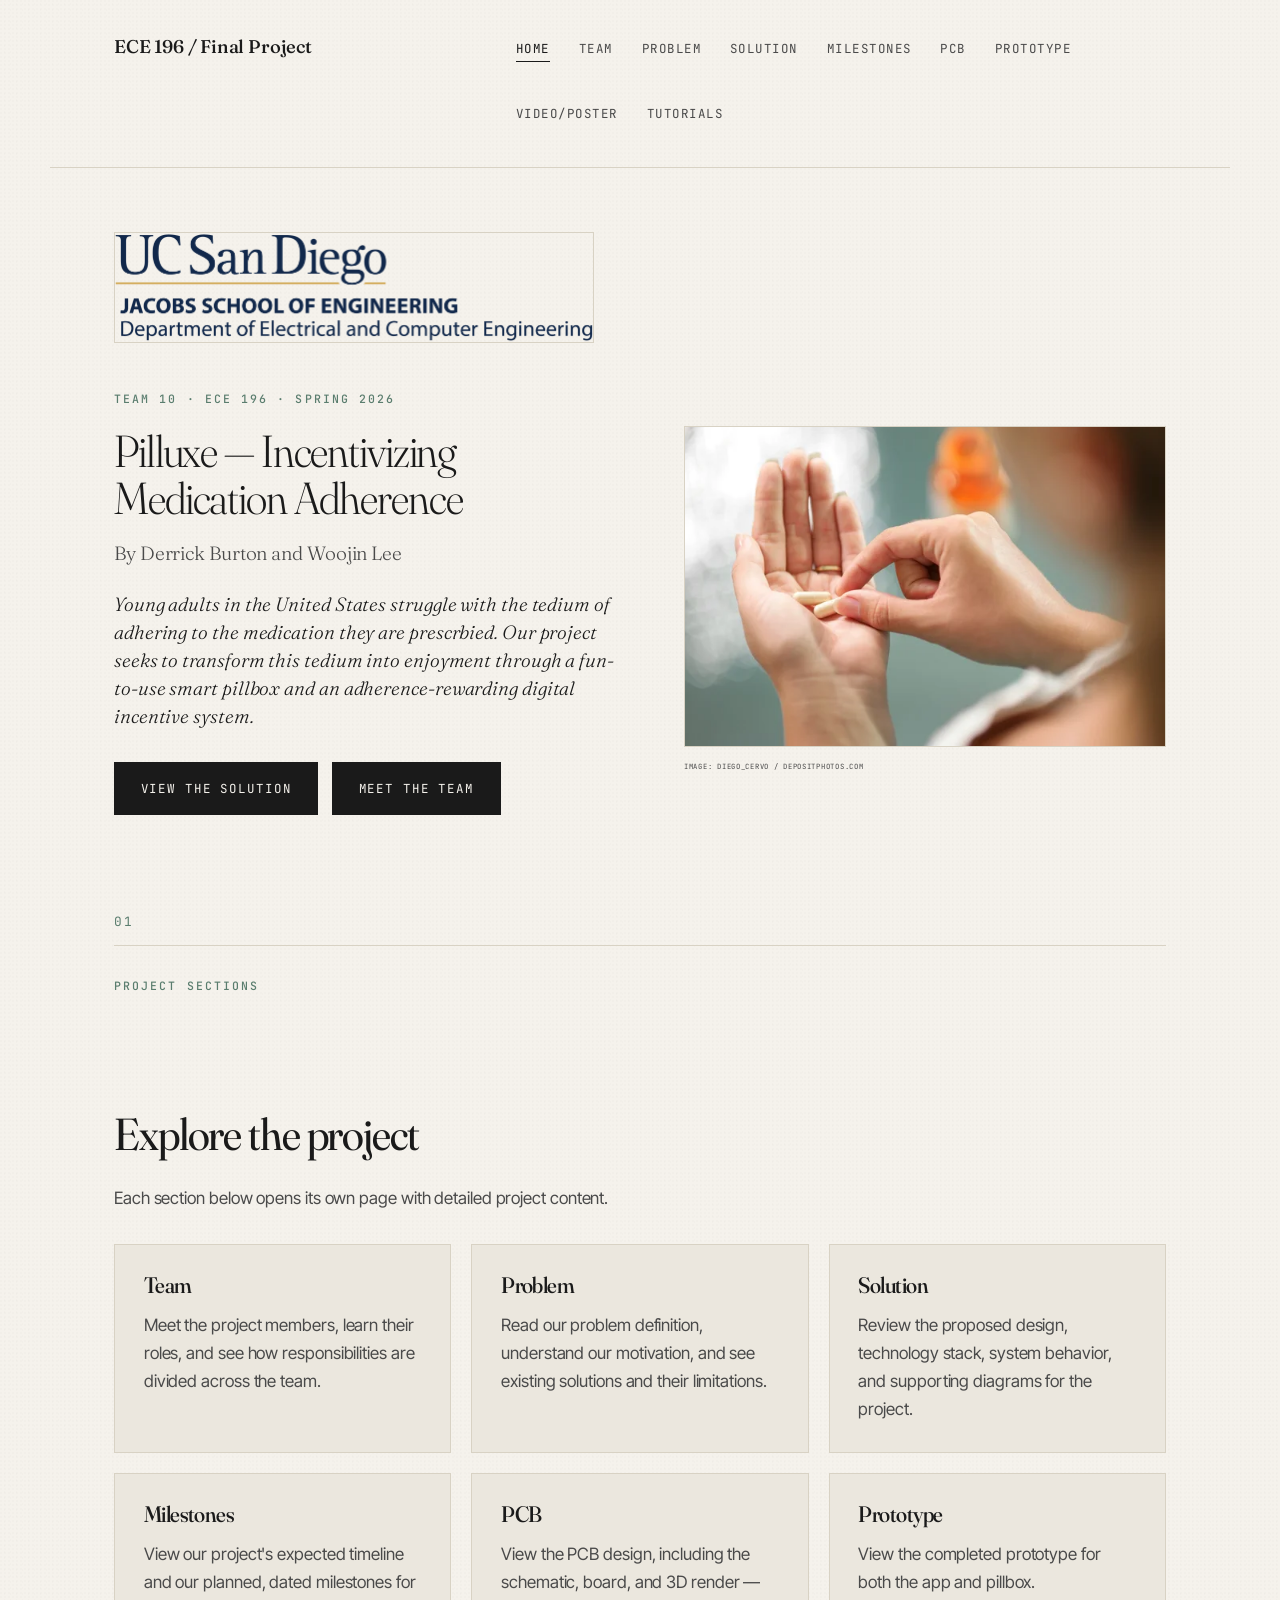
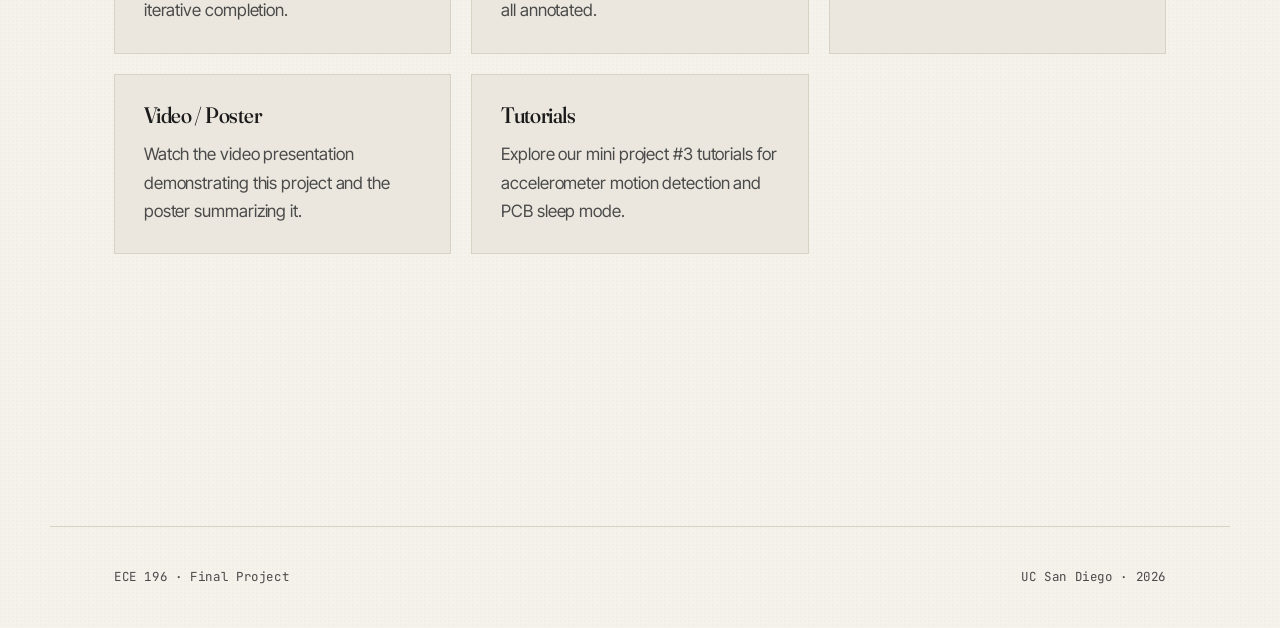
<file: index.html>
<!DOCTYPE html>
<html lang="en">
<head>
  <meta charset="UTF-8" />
  <meta name="viewport" content="width=device-width, initial-scale=1.0" />
  <title>ECE 196 — Final Project </title>

  <link rel="icon" type="image/jpg" href="favicon.jpg" />
  <link rel="stylesheet" href="styles.css" />
</head>
<body>

  <header>
    <a href="index.html">ECE 196 / Final Project</a>
    <nav>
      <ul>
        <li><a href="index.html" class="current">Home</a></li>
        <li><a href="team.html">Team</a></li>
        <li><a href="problem.html">Problem</a></li>
        <li><a href="solution.html">Solution</a></li>
        <li><a href="milestones.html">Milestones</a></li>
        <li><a href="pcb.html">PCB</a></li> 
        <li><a href="prototype.html" >Prototype</a></li>
        <li><a href="video_poster.html">Video/Poster</a></li>
        <li><a href="tutorials.html">Tutorials</a></li>
      </ul>
    </nav>
  </header>

  <main>

    <!-- ============ HERO ============ -->

    <div class="brand-mark">
  <img src="images/UCSD_Logo.png" alt="Pilluxe logo" onerror="this.style.display='none'" />
</div>

    <section class="hero">
      <div class="hero-text">
        <span class="eyebrow">Team 10 · ECE 196 · Spring 2026</span>
        <h1>Pilluxe &mdash; Incentivizing Medication Adherence</h1>
<p class="byline">By Derrick Burton and Woojin Lee</p>
        <p class="lede">
          Young adults in the United States struggle with the tedium of adhering to the medication they are prescrbied.
          Our project seeks to transform this tedium into enjoyment through a fun-to-use smart pillbox
           and an adherence-rewarding digital incentive system.

        </p>
        <div class="cta-row">
          <a href="solution.html" class="btn">View the Solution</a>
          <a href="team.html" class="btn btn--ghost">Meet the team</a>
        </div>
      </div>

      <!--
        HERO IMAGE: drop a file named hero-pillbox.jpg next to this HTML
        (or change the src). Aspect ratio 4:5 looks best; portrait crop.
        If no image exists yet, the styled placeholder shows automatically.
      -->
      <figure class="hero-image">
        <div class="frame">
          <img src="images/young_adult.jpg" alt="Smart pillbox prototype" onerror="this.style.display='none'" />
        </div>
        <figcaption>Image: diego_cervo / Depositphotos.com </figcaption>
      </figure>
    </section>

    <!-- ============ PROJECT SECTIONS ============ -->
    <section data-num="01">
      <span class="label">Project sections</span>
      <h2>Explore the project</h2>
      <p>Each section below opens its own page with detailed project content.</p>

      <ul class="cards">
        <li>
          <a href="team.html">
            <h3>Team</h3>
            <p>Meet the project members, learn their roles, and see how responsibilities are divided across the team.</p>
          </a>
        </li>
        <li>
          <a href="problem.html">
            <h3>Problem</h3>
            <p>Read our problem definition, understand our motivation, and see existing solutions and their limitations.</p>
          </a>
        </li>
        <li>
          <a href="solution.html">
            <h3>Solution</h3>
            <p>Review the proposed design, technology stack, system behavior, and supporting diagrams for the project.</p>
          </a>
        </li>
        <li>
          <a href="milestones.html">
            <h3>Milestones</h3>
            <p>View our project's expected timeline and our planned, dated milestones for iterative completion.</p>
          </a>
        </li>
        <li>
          <a href="pcb.html">
            <h3>PCB</h3>
            <p>View the PCB design, including the schematic, board, and 3D render &mdash; all annotated.</p>
          </a>
        </li>
        <li>
        
           <a href="prototype.html">
            <h3>Prototype</h3>
            <p>View the completed prototype for both the app and pillbox.</p>
          </a>
        </li>
        <li>

          <a href="video_poster.html">
            <h3>Video / Poster</h3>
            <p>Watch the video presentation demonstrating this project and the poster summarizing it.</p>
          </a>
        </li>
        <li>
         <a href="tutorials.html">
            <h3>Tutorials</h3>
            <p>Explore our mini project #3 tutorials for accelerometer motion detection and 
              PCB sleep mode.</p>
          </a>
        </li>
        <li>
      </ul>
    </section>

  </main>

  <footer>
    <span>ECE 196 · Final Project</span>
    <span>UC San Diego · 2026</span>
  </footer>

</body>
</html>
</file>
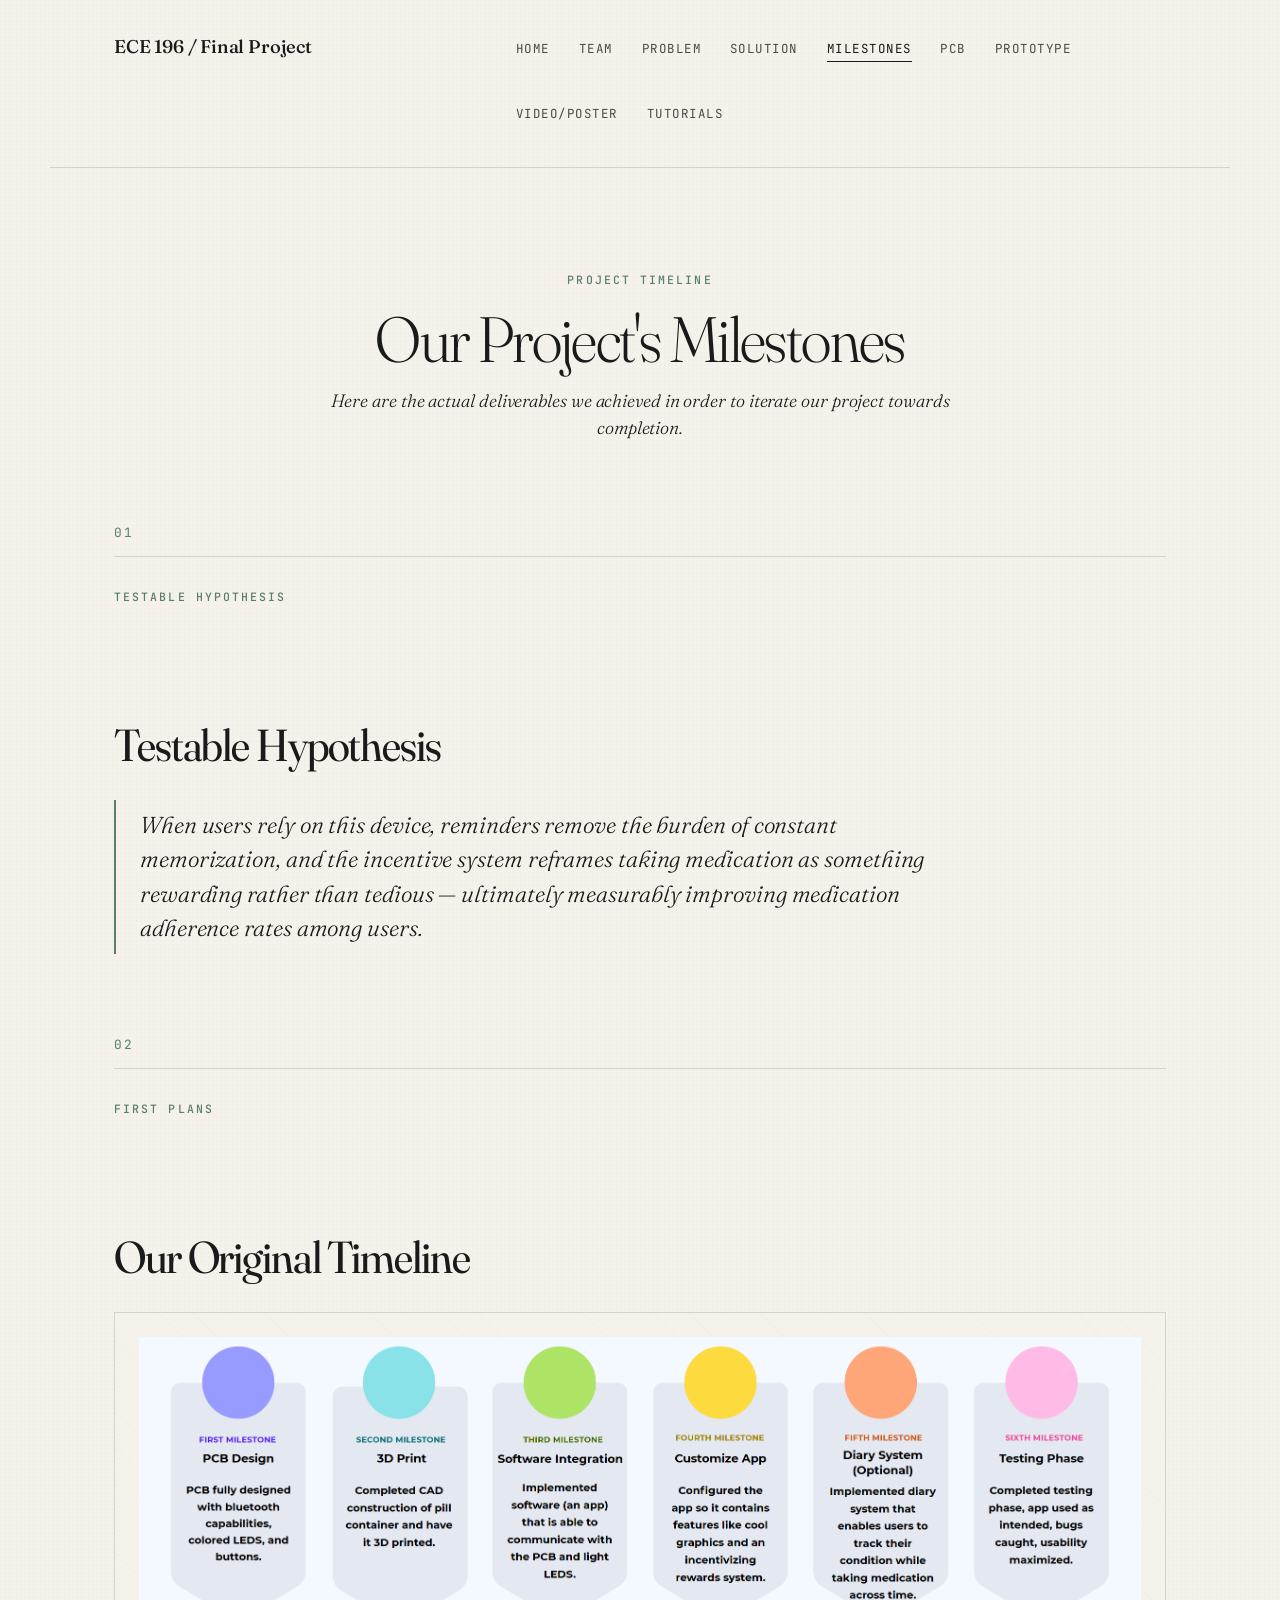
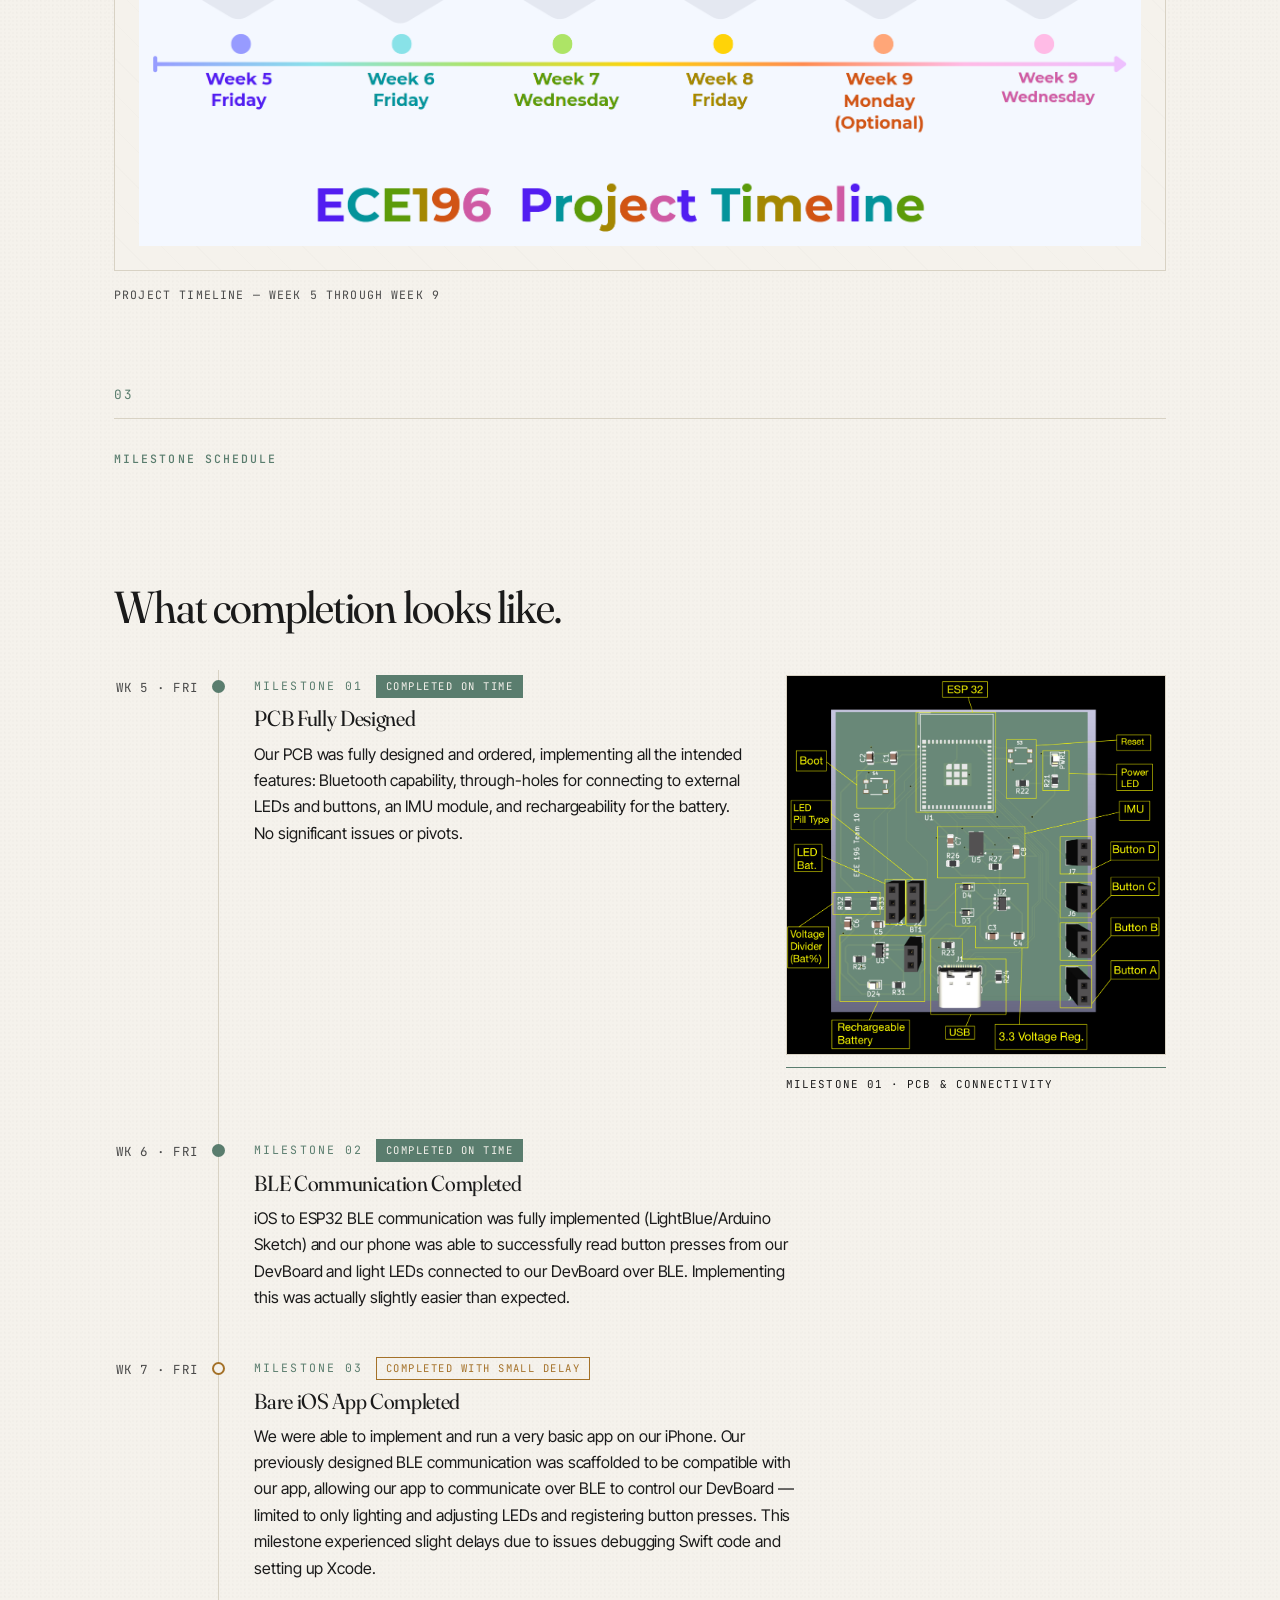
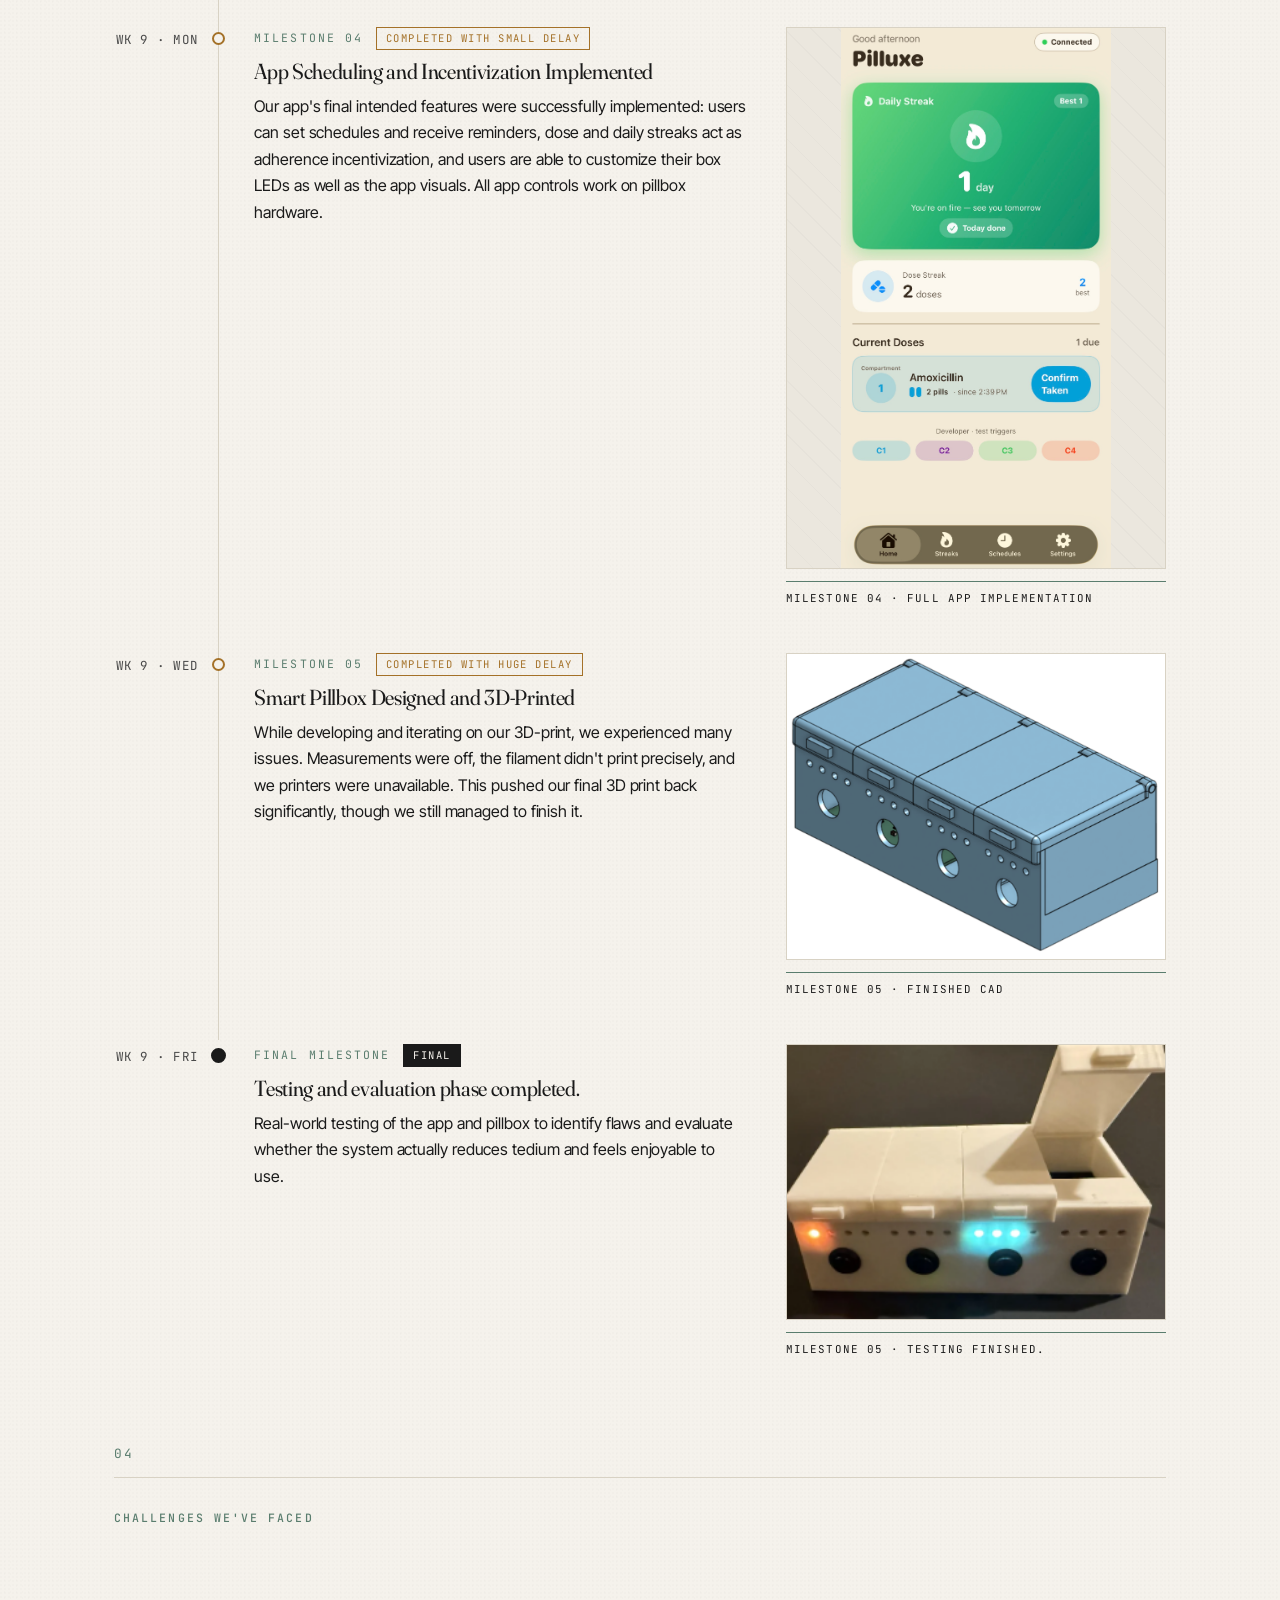
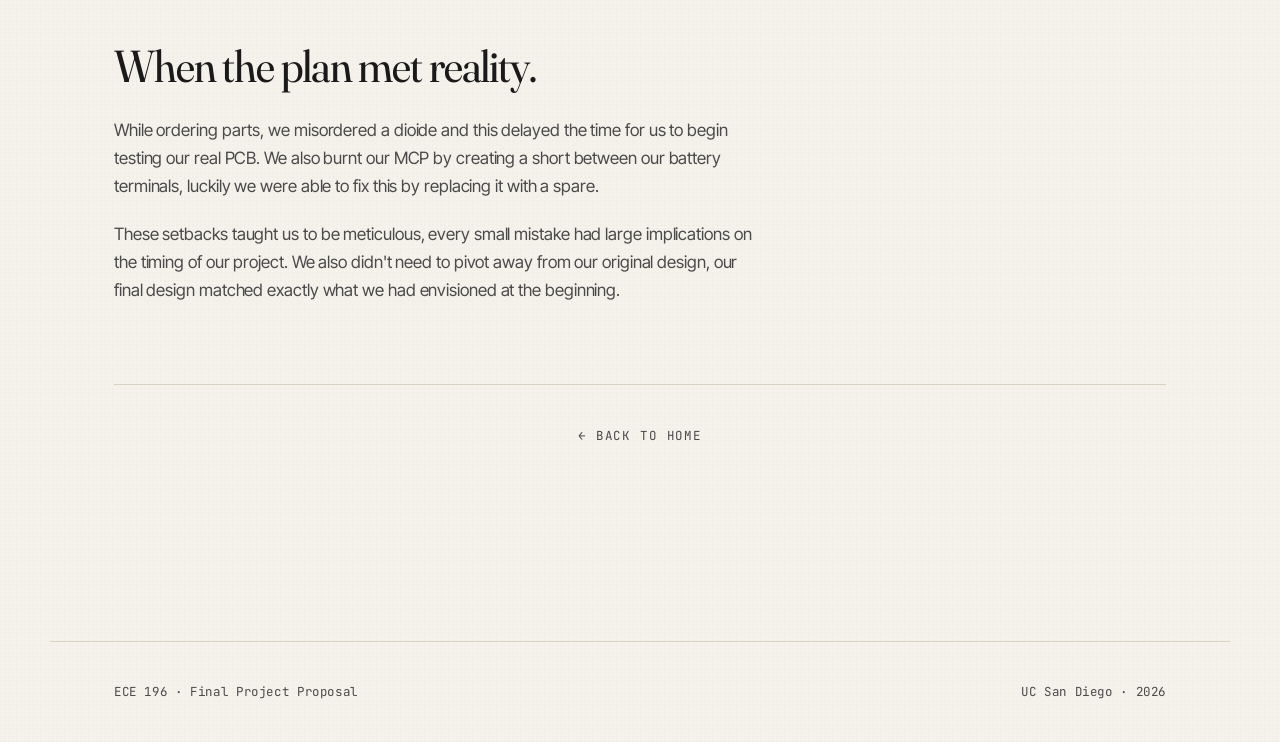
<file: milestones.html>
<!DOCTYPE html>
<html lang="en">
<head>
  <meta charset="UTF-8" />
  <meta name="viewport" content="width=device-width, initial-scale=1.0" />
  <title>Milestones — ECE 196 Final Project Proposal</title>

  <link rel="icon" type="image/jpg" href="favicon.jpg" />
  <link rel="stylesheet" href="styles.css" />
  <link rel="stylesheet" href="milestones.css" />
</head>
<body>

  <header>
    <a href="index.html">ECE 196 / Final Project</a>
    <nav>
      <ul>
               <li><a href="index.html">Home</a></li>
        <li><a href="team.html">Team</a></li>
        <li><a href="problem.html">Problem</a></li>
        <li><a href="solution.html">Solution</a></li>
        <li><a href="milestones.html" class="current">Milestones</a></li>
        <li><a href="pcb.html">PCB</a></li> 
        <li><a href="prototype.html" >Prototype</a></li>
        <li><a href="video_poster.html">Video/Poster</a></li>
        <li><a href="tutorials.html">Tutorials</a></li>
      </ul>
    </nav>
  </header>

  <main>

    <!-- ============ PAGE INTRO ============ -->
    <section class="page-intro">
      <span class="eyebrow">Project timeline</span>
      <h1>Our Project's Milestones</h1>
      <p class="lede">
        Here are the actual deliverables we achieved in order to iterate our project towards completion.
      </p>
    </section>

    <!-- ============ 01 — HYPOTHESIS ============ -->
    <section data-num="01">
      <span class="label">Testable hypothesis</span>
      <h2>Testable Hypothesis</h2>
      <blockquote class="hypothesis">
        When users rely on this device, reminders remove the burden of constant memorization, and the incentive system reframes taking medication as something rewarding rather than tedious &mdash; ultimately measurably improving medication adherence rates among users.
      </blockquote>
    </section>

    <!-- ============ 02 — TIMELINE FIGURE ============ -->
    <section data-num="02">
      <span class="label">First Plans</span>
      <h2>Our Original Timeline</h2>

      <figure class="timeline-figure">
        <div class="frame">
          <img src="images/timeline.png" alt="Full project timeline figure" onerror="this.style.display='none'" />
        </div>
        <figcaption>Project timeline &mdash; week 5 through week 9</figcaption>
      </figure>
    </section>

    <!-- ============ 03 — MILESTONES ============ -->
    <section data-num="03">
      <span class="label">Milestone schedule</span>
      <h2>What completion looks like.</h2>

      <ol class="milestones">
        <li class="milestone milestone--done">
          <div class="milestone-date">Wk 5 · Fri</div>
          <div class="milestone-body">
            <div class="milestone-text">
              <div class="milestone-head">
                <span class="milestone-num">Milestone 01</span>
                <span class="milestone-status milestone-status--done">Completed on Time</span>
              </div>
              <h3>PCB Fully Designed</h3>
              <p>Our PCB was fully designed and ordered, implementing all the intended features: Bluetooth capability, through-holes for connecting to external LEDs and buttons, an IMU module, and rechargeability for the battery. No significant issues or pivots.</p>
            </div>
            <figure class="milestone-figure">
              <div class="frame">
                <img src="images/pcb_3D.jpeg" alt="Milestone 01 deliverable — completed PCB" onerror="this.style.display='none'" />
              </div>
              <figcaption>Milestone 01 &middot; PCB &amp; connectivity</figcaption>
            </figure>
          </div>
        </li>

        <li class="milestone milestone--done">
          <div class="milestone-date">Wk 6 · Fri</div>
          <div class="milestone-body">
            <div class="milestone-text">
              <div class="milestone-head">
                <span class="milestone-num">Milestone 02</span>
                <span class="milestone-status milestone-status--done">Completed on Time</span>
              </div>
              <h3>BLE Communication Completed</h3>
              <p>iOS to ESP32 BLE communication was fully implemented (LightBlue/Arduino Sketch) and our phone was able to successfully read button presses from our DevBoard and light LEDs connected to our DevBoard over BLE. Implementing this was actually slightly easier than expected.</p>
            </div>
           
          
        </li>

        <li class="milestone milestone--updated">
          <div class="milestone-date">Wk 7 · Fri</div>
          <div class="milestone-body">
            <div class="milestone-text">
              <div class="milestone-head">
                <span class="milestone-num">Milestone 03</span>
                <span class="milestone-status milestone-status--updated">Completed with Small Delay</span>
              </div>
              <h3>Bare iOS App Completed</h3>
              <p>We were able to implement and run a very basic app on our iPhone. Our previously designed BLE communication was scaffolded to be compatible with our app, allowing our app to communicate over BLE to control our DevBoard &mdash; limited to only lighting and adjusting LEDs and registering button presses. This milestone experienced slight delays due to issues debugging Swift code and setting up Xcode.</p>
            </div>
          </div>
        </li>

        <li class="milestone milestone--updated">
          <div class="milestone-date">Wk 9 · Mon</div>
          <div class="milestone-body">
            <div class="milestone-text">
              <div class="milestone-head">
                <span class="milestone-num">Milestone 04</span>
                <span class="milestone-status milestone-status--updated">Completed with Small Delay</span>
              </div>
              <h3>App Scheduling and Incentivization Implemented</h3>
              <p>Our app's final intended features were successfully implemented: users can set schedules and receive reminders, dose and daily streaks act as adherence incentivization, and users are able to customize their box LEDs as well as the app visuals. All app controls work on pillbox hardware.</p>
            </div>
            <figure class="milestone-figure">
              <div class="frame">
                <img src="images/full_app.jpg" alt="Milestone 04 deliverable — fully implemented app" onerror="this.style.display='none'" />
              </div>
              <figcaption>Milestone 04 &middot; Full app implementation</figcaption>
            </figure>
          </div>
        </li>

        <li class="milestone milestone--updated">
          <div class="milestone-date">Wk 9 · Wed</div>
          <div class="milestone-body">
            <div class="milestone-text">
              <div class="milestone-head">
                <span class="milestone-num">Milestone 05</span>
                <span class="milestone-status milestone-status--updated">Completed with HUGE Delay</span>
              </div>
              <h3>Smart Pillbox Designed and 3D-Printed</h3>
              <p>While developing and iterating on our 3D-print, we experienced many issues. 
            Measurements were off, the filament didn't print precisely, and we printers were unavailable.
          This pushed our final 3D print back significantly, though we still managed to finish it. </p>
            </div>
             <figure class="milestone-figure">
              <div class="frame">
                <img src="images/CAD_final.png" alt="Milestone 05 deliverable " onerror="this.style.display='none'" />
              </div>
              <figcaption>Milestone 05 &middot; Finished CAD </figcaption>
            </figure>
          </div>
        </li>

        <li class="milestone milestone--final">
          <div class="milestone-date">Wk 9 · Fri</div>
          <div class="milestone-body">
            <div class="milestone-text">
              <div class="milestone-head">
                <span class="milestone-num">Final milestone</span>
                <span class="milestone-status milestone-status--final">Final</span>
              </div>
              <h3>Testing and evaluation phase completed.</h3>
              <p>Real-world testing of the app and pillbox to identify flaws and evaluate whether the system actually reduces tedium and feels enjoyable to use.</p>
            </div>
             <figure class="milestone-figure">
              <div class="frame">
                <img src="images/Final_Print.png" alt="Milestone 06 deliverable — fully implemented app" onerror="this.style.display='none'" />
              </div>
              <figcaption>Milestone 05 &middot; Testing finished. </figcaption>
            </figure>
          </div>
        </li>
      </ol>
    </section>

    <!-- ============ 04 — CHALLENGES ============ -->
    <section data-num="04">
      <span class="label">Challenges we've faced</span>
      <h2>When the plan met reality.</h2>

      <p>
       While ordering parts, we misordered a dioide and this delayed the time for us to begin testing our real PCB. 

        We also burnt our MCP by creating a short between our battery terminals, 
        luckily we were able to fix this by replacing it with a spare.
        
      </p>

      <p>
        These setbacks taught us to be meticulous, every small mistake had large implications on the timing of our project.
        We also didn't need to pivot away from our original design, our final design matched exactly what we had envisioned at the beginning.
      </p>
    </section>

    <!-- ============ BACK LINK ============ -->
    <div class="page-end">
      <a href="index.html" class="back-link">&larr; Back to home</a>
    </div>

  </main>

  <footer>
    <span>ECE 196 · Final Project Proposal</span>
    <span>UC San Diego · 2026</span>
  </footer>

</body>
</html>
</file>
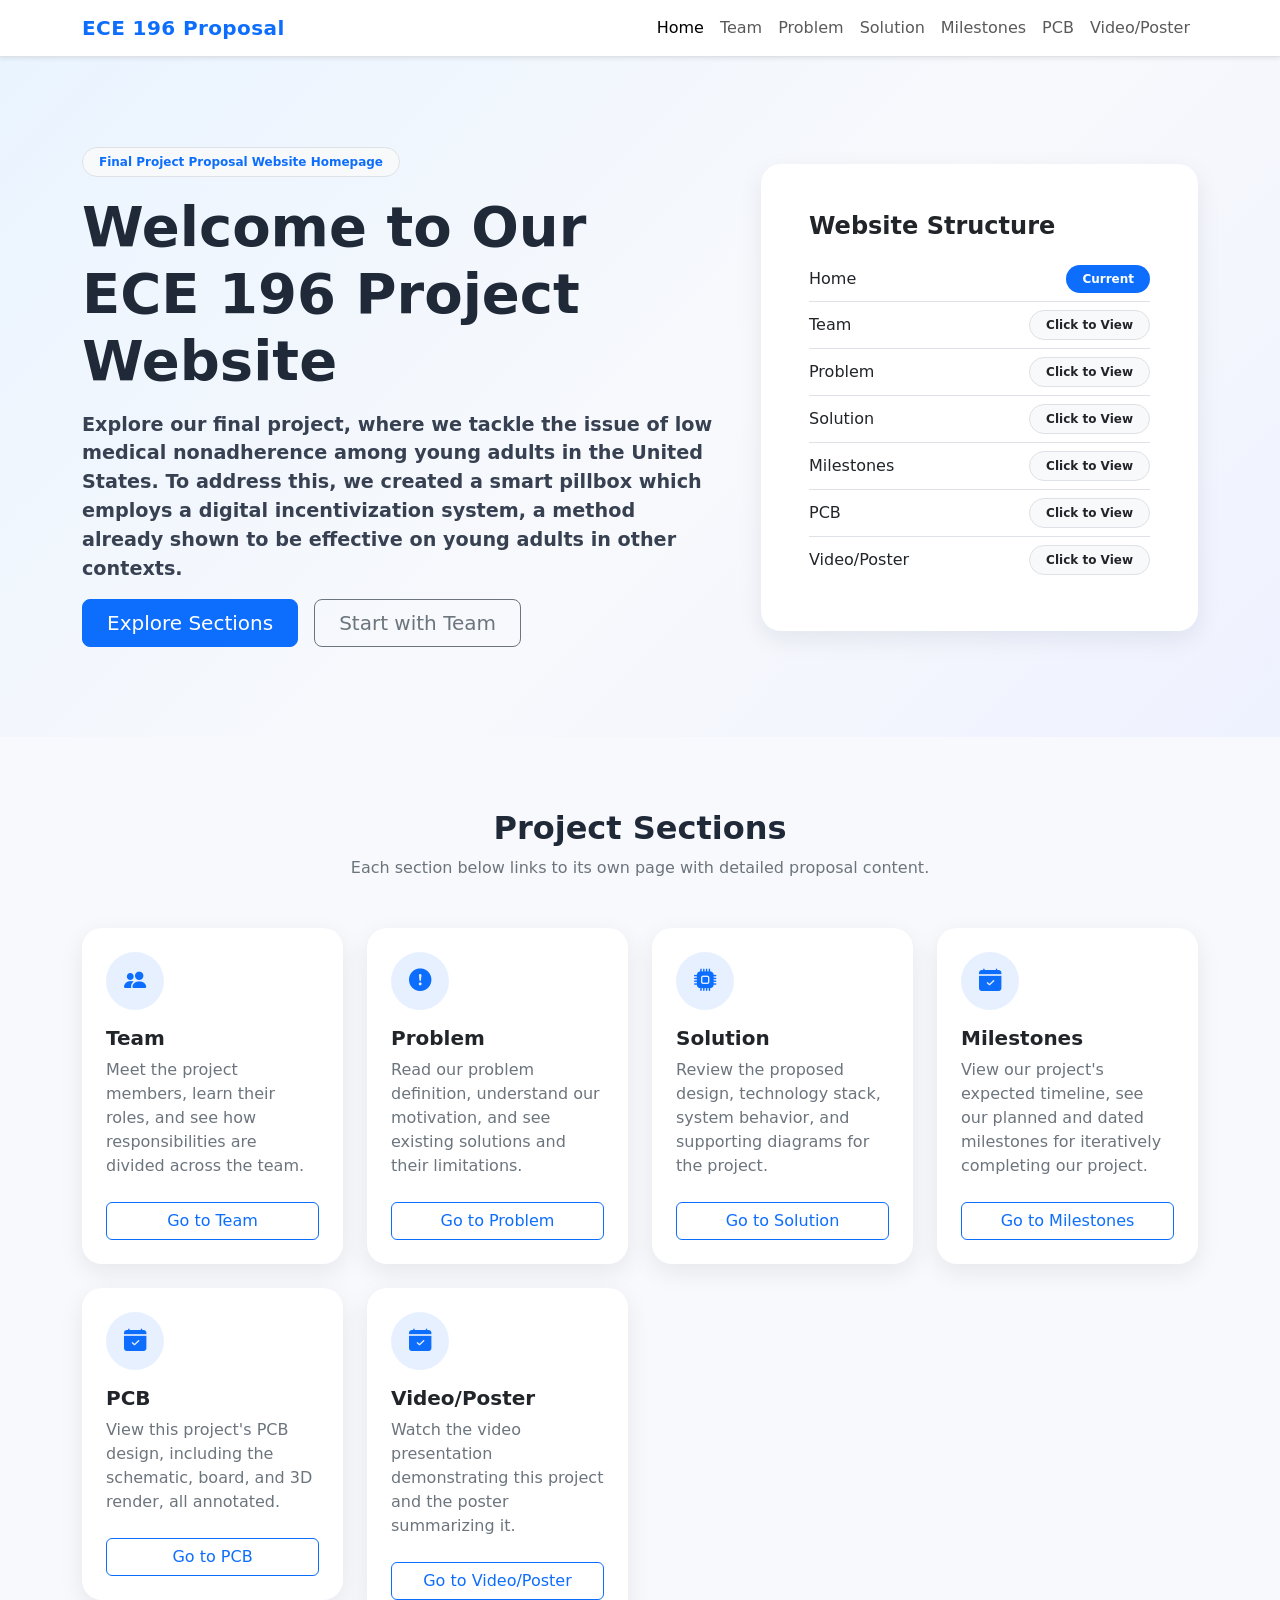
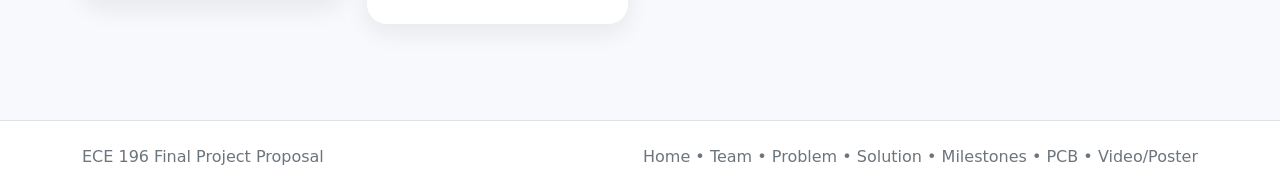
<file: old_index.html>
<!DOCTYPE html>
<html lang="en">
<head>
  <meta charset="UTF-8" />
  <meta name="viewport" content="width=device-width, initial-scale=1.0" />
  <title>ECE 196 Final Project Proposal</title>

  <link rel="icon" type="image/jpg" href="favicon.jpg">
  <link
    href="https://cdn.jsdelivr.net/npm/bootstrap@5.3.3/dist/css/bootstrap.min.css"
    rel="stylesheet"
  />
  <link
    href="https://cdn.jsdelivr.net/npm/bootstrap-icons@1.11.3/font/bootstrap-icons.min.css"
    rel="stylesheet"
  />
  <style>
    body {
      background: #f8f9fc;
      color: #1f2937;
    }

    .hero-section {
      background: linear-gradient(135deg, #eaf4ff 0%, #f8f9fc 55%, #eef2ff 100%);
      padding: 90px 0;
    }

    .hero-card,
    .page-card,
    .info-card {
      border: none;
      border-radius: 1.25rem;
      box-shadow: 0 0.5rem 1.5rem rgba(15, 23, 42, 0.08);
    }

    .icon-circle {
      width: 58px;
      height: 58px;
      display: inline-flex;
      align-items: center;
      justify-content: center;
      border-radius: 50%;
      background: rgba(13, 110, 253, 0.1);
      color: #0d6efd;
      font-size: 1.4rem;
    }

    .navbar-brand {
      letter-spacing: 0.02em;
    }

    .section-title {
      font-weight: 700;
    }

    .hero-description {
      color: #374151;
      font-size: 1.2rem;
      max-width: 700px;
    }

    .page-link-card {
      text-decoration: none;
      color: inherit;
      display: block;
    }

    .page-link-card:hover .page-card {
      transform: translateY(-4px);
      transition: 0.2s ease;
      box-shadow: 0 0.8rem 2rem rgba(15, 23, 42, 0.12);
    }
  </style>
</head>
<body>
  <nav class="navbar navbar-expand-lg bg-white border-bottom sticky-top shadow-sm">
    <div class="container">
      <a class="navbar-brand fw-bold text-primary" href="index.html">ECE 196 Proposal</a>
      <button
        class="navbar-toggler"
        type="button"
        data-bs-toggle="collapse"
        data-bs-target="#mainNav"
        aria-controls="mainNav"
        aria-expanded="false"
        aria-label="Toggle navigation"
      >
        <span class="navbar-toggler-icon"></span>
      </button>
      <div class="collapse navbar-collapse" id="mainNav">
        <ul class="navbar-nav ms-auto">
          <li class="nav-item"><a class="nav-link active" href="index.html">Home</a></li>
          <li class="nav-item"><a class="nav-link" href="team.html">Team</a></li>
          <li class="nav-item"><a class="nav-link" href="problem.html">Problem</a></li>
          <li class="nav-item"><a class="nav-link" href="solution.html">Solution</a></li>
          <li class="nav-item"><a class="nav-link" href="milestones.html">Milestones</a></li>
          <li class="nav-item"><a class="nav-link" href="pcb.html">PCB</a></li>
          <li class="nav-item"><a class="nav-link" href="video_poster.html">Video/Poster</a></li>
        </ul>
      </div>
    </div>
  </nav>

  <header class="hero-section">
    <div class="container">
      <div class="row align-items-center g-5">
        <div class="col-lg-7">
          <span class="badge rounded-pill text-bg-light border text-primary px-3 py-2 mb-3">
            Final Project Proposal Website Homepage
          </span>
          <h1 class="display-4 fw-bold mb-3">Welcome to Our ECE 196 Project Website</h1>
          <p class="lead hero-description mb-3 fw-bold">
            Explore our final project, where we tackle the issue of low medical nonadherence among young adults in the United States.
            To address this, we created a smart pillbox which employs a digital incentivization system, a method already shown to be effective on young adults in other contexts.
          </p>
          <div class="d-flex flex-wrap gap-3">
            <a href="#sections" class="btn btn-primary btn-lg px-4">Explore Sections</a>
            <a href="team.html" class="btn btn-outline-secondary btn-lg px-4">Start with Team</a>
          </div>
        </div>

        <div class="col-lg-5">
          <div class="card hero-card bg-white">
            <div class="card-body p-4 p-lg-5">
              <h2 class="h4 fw-bold mb-3">Website Structure</h2>
              <ul class="list-group list-group-flush">
                <li class="list-group-item px-0 d-flex justify-content-between align-items-center">
                  <span>Home</span>
                  <a href="index.html" class="badge text-bg-primary rounded-pill text-decoration-none px-3 py-2">
                    Current
                  </a>
                </li>
                <li class="list-group-item px-0 d-flex justify-content-between align-items-center">
                  <span>Team</span>
                  <a href="team.html" class="badge text-bg-light border rounded-pill text-decoration-none text-dark px-3 py-2">
                    Click to View
                  </a>
                </li>
                <li class="list-group-item px-0 d-flex justify-content-between align-items-center">
                  <span>Problem</span>
                  <a href="problem.html" class="badge text-bg-light border rounded-pill text-decoration-none text-dark px-3 py-2">
                    Click to View
                  </a>
                </li>
                <li class="list-group-item px-0 d-flex justify-content-between align-items-center">
                  <span>Solution</span>
                  <a href="solution.html" class="badge text-bg-light border rounded-pill text-decoration-none text-dark px-3 py-2">
                    Click to View
                  </a>
                </li>
                <li class="list-group-item px-0 d-flex justify-content-between align-items-center">
                  <span>Milestones</span>
                  <a href="milestones.html" class="badge text-bg-light border rounded-pill text-decoration-none text-dark px-3 py-2">
                    Click to View
                  </a>
                </li>

                <li class="list-group-item px-0 d-flex justify-content-between align-items-center">
                  <span>PCB</span>
                  <a href="pcb.html" class="badge text-bg-light border rounded-pill text-decoration-none text-dark px-3 py-2">
                    Click to View
                  </a>
                </li>
                <li class="list-group-item px-0 d-flex justify-content-between align-items-center">
                  <span>Video/Poster</span>
                  <a href="video_poster.html" class="badge text-bg-light border rounded-pill text-decoration-none text-dark px-3 py-2">
                    Click to View
                  </a>
                </li>
              </ul>
            </div>
          </div>
        </div>
      </div>
    </div>
  </header>

  <main>
    <section id="sections" class="py-5">
      <div class="container py-4">
        <div class="text-center mb-5">
          <h2 class="section-title">Project Sections</h2>
          <p class="text-secondary mb-0">
            Each section below links to its own page with detailed proposal content.
          </p>
        </div>

        <div class="row g-4">
          <div class="col-md-6 col-xl-3">
            <a href="team.html" class="page-link-card">
              <div class="card page-card h-100 bg-white">
                <div class="card-body p-4 d-flex flex-column">
                  <div class="icon-circle mb-3"><i class="bi bi-people-fill"></i></div>
                  <h3 class="h5 fw-bold">Team</h3>
                  <p class="text-secondary flex-grow-1">
                    Meet the project members, learn their roles, and see how responsibilities are divided across the team.
                  </p>
                  <span class="btn btn-outline-primary mt-2">Go to Team</span>
                </div>
              </div>
            </a>
          </div>

          <div class="col-md-6 col-xl-3">
            <a href="problem.html" class="page-link-card">
              <div class="card page-card h-100 bg-white">
                <div class="card-body p-4 d-flex flex-column">
                  <div class="icon-circle mb-3"><i class="bi bi-exclamation-circle-fill"></i></div>
                  <h3 class="h5 fw-bold">Problem</h3>
                  <p class="text-secondary flex-grow-1">
                    Read our problem definition, understand our motivation, and see existing solutions and their limitations.
                  </p>
                  <span class="btn btn-outline-primary mt-2">Go to Problem</span>
                </div>
              </div>
            </a>
          </div>

          <div class="col-md-6 col-xl-3">
            <a href="solution.html" class="page-link-card">
              <div class="card page-card h-100 bg-white">
                <div class="card-body p-4 d-flex flex-column">
                  <div class="icon-circle mb-3"><i class="bi bi-cpu-fill"></i></div>
                  <h3 class="h5 fw-bold">Solution</h3>
                  <p class="text-secondary flex-grow-1">
                    Review the proposed design, technology stack, system behavior, and supporting diagrams for the project.
                  </p>
                  <span class="btn btn-outline-primary mt-2">Go to Solution</span>
                </div>
              </div>
            </a>
          </div>

          <div class="col-md-6 col-xl-3">
            <a href="milestones.html" class="page-link-card">
              <div class="card page-card h-100 bg-white">
                <div class="card-body p-4 d-flex flex-column">
                  <div class="icon-circle mb-3"><i class="bi bi-calendar-check-fill"></i></div>
                  <h3 class="h5 fw-bold">Milestones</h3>
                  <p class="text-secondary flex-grow-1">
                    View our project's expected timeline, see our planned and dated milestones for iteratively completing our project.
                  </p>
                  <span class="btn btn-outline-primary mt-2">Go to Milestones</span>
                </div>
              </div>
            </a>
          </div>

          
          <div class="col-md-6 col-xl-3">
            <a href="pcb.html" class="page-link-card">
              <div class="card page-card h-100 bg-white">
                <div class="card-body p-4 d-flex flex-column">
                  <div class="icon-circle mb-3"><i class="bi bi-calendar-check-fill"></i></div>
                  <h3 class="h5 fw-bold">PCB</h3>
                  <p class="text-secondary flex-grow-1">
                    View this project's PCB design, including the schematic, board, and 3D render, all annotated.
                  </p>
                  <span class="btn btn-outline-primary mt-2">Go to PCB</span>
                </div>
              </div>
            </a>
          </div>

          
          <div class="col-md-6 col-xl-3">
            <a href="video_poster.html" class="page-link-card">
              <div class="card page-card h-100 bg-white">
                <div class="card-body p-4 d-flex flex-column">
                  <div class="icon-circle mb-3"><i class="bi bi-calendar-check-fill"></i></div>
                  <h3 class="h5 fw-bold">Video/Poster</h3>
                  <p class="text-secondary flex-grow-1">
                    Watch the video presentation demonstrating this project and the poster summarizing it. 
                  </p>
                  <span class="btn btn-outline-primary mt-2">Go to Video/Poster</span>
                </div>
              </div>
            </a>
          </div>


          

        </div>
      </div>
    </section>


  </main>

  <footer class="border-top bg-white py-4 mt-4">
    <div class="container d-flex flex-column flex-md-row justify-content-between align-items-md-center gap-2">
      <p class="mb-0 text-secondary">ECE 196 Final Project Proposal</p>
      <p class="mb-0 text-secondary">Home • Team • Problem • Solution • Milestones • PCB • Video/Poster</p>
    </div>
  </footer>

  <script src="https://cdn.jsdelivr.net/npm/bootstrap@5.3.3/dist/js/bootstrap.bundle.min.js"></script>
</body>
</html>
</file>
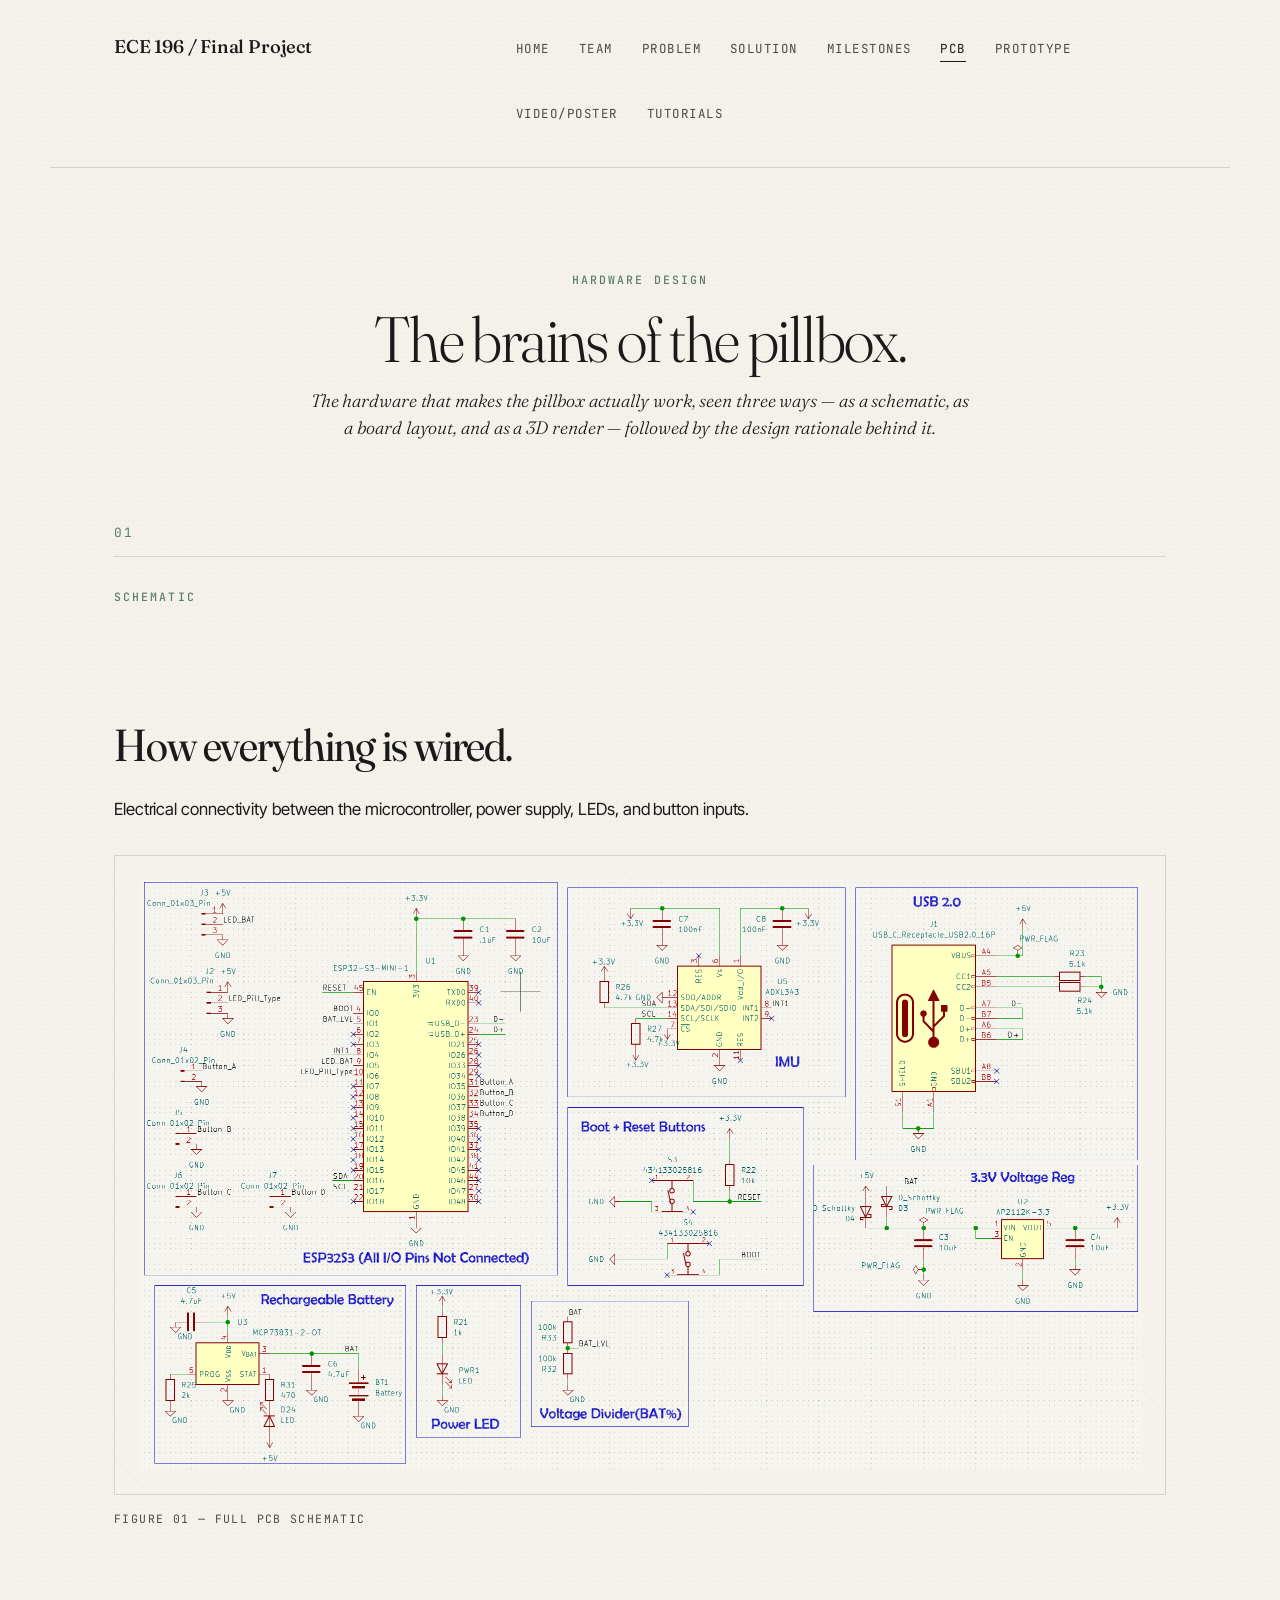
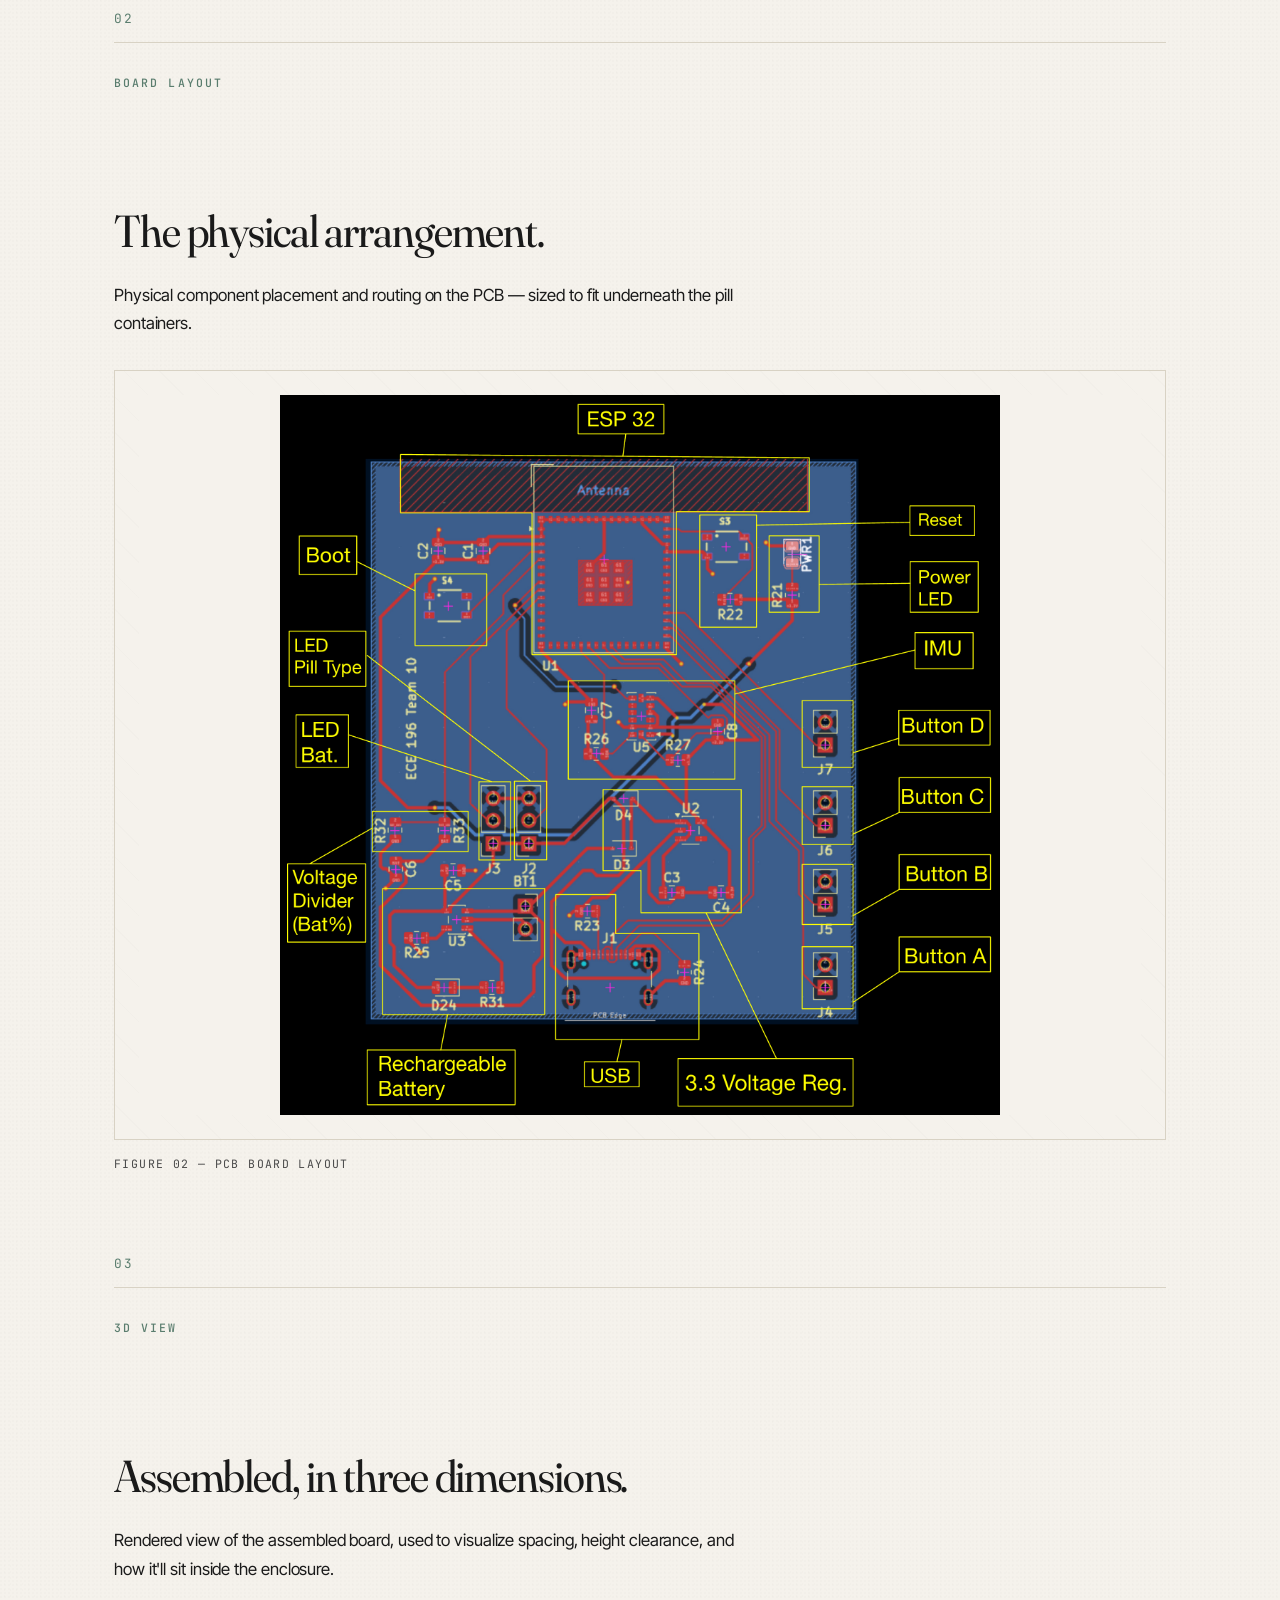
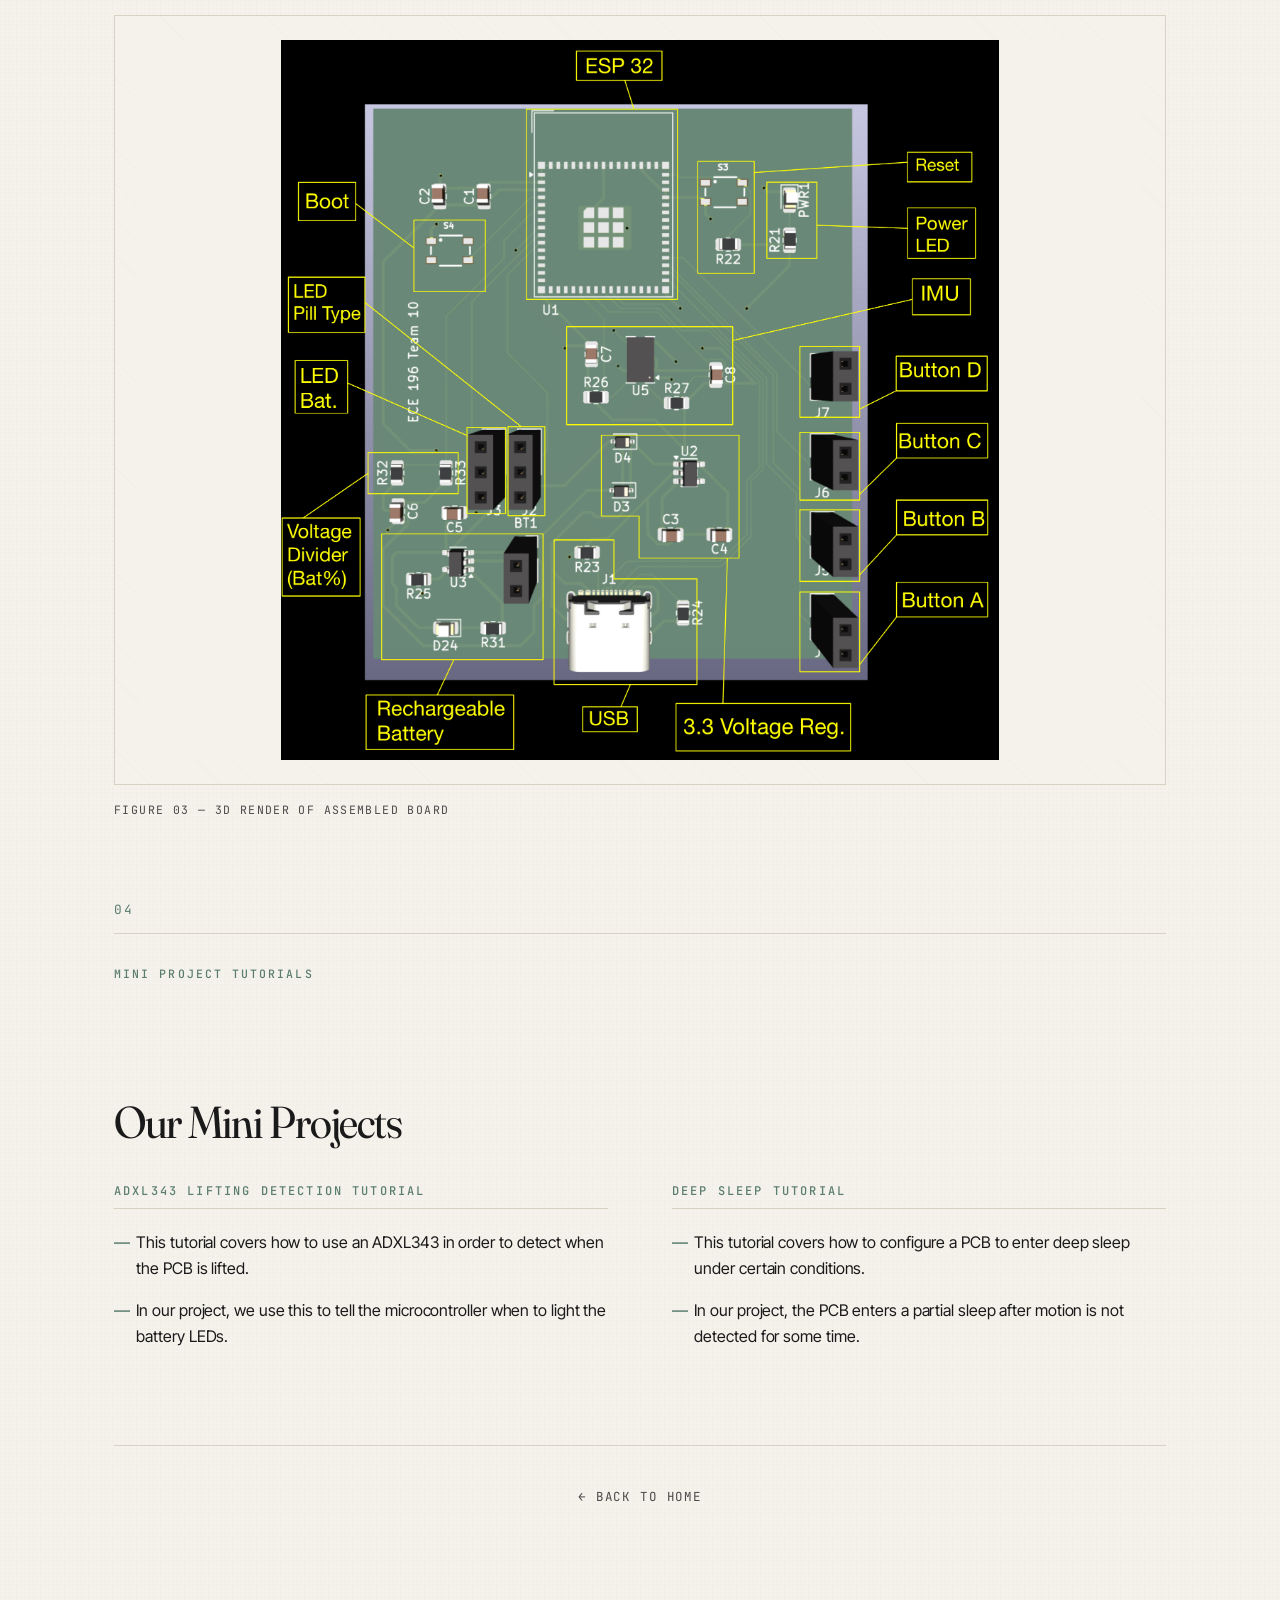
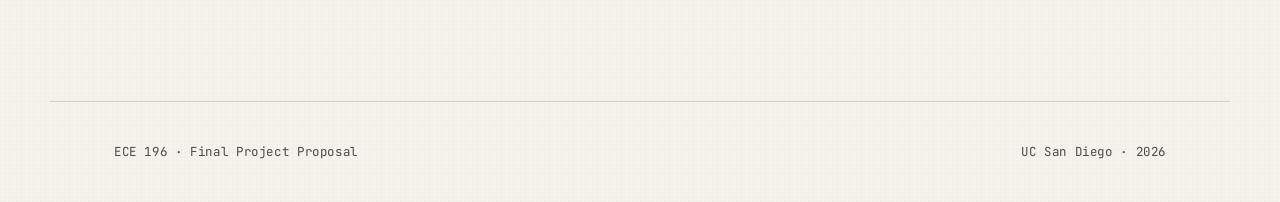
<file: pcb.html>
<!DOCTYPE html>
<html lang="en">
<head>
  <meta charset="UTF-8" />
  <meta name="viewport" content="width=device-width, initial-scale=1.0" />
  <title>PCB — ECE 196 Final Project Proposal</title>
 
  <link rel="icon" type="image/jpg" href="favicon.jpg" />
  <link rel="stylesheet" href="styles.css" />
  <link rel="stylesheet" href="pcb.css" />
</head>
<body>
 
  <header>
    <a href="index.html">ECE 196 / Final Project</a>
    <nav>
      <ul>
        <li><a href="index.html">Home</a></li>
        <li><a href="team.html">Team</a></li>
        <li><a href="problem.html">Problem</a></li>
        <li><a href="solution.html">Solution</a></li>
        <li><a href="milestones.html">Milestones</a></li>
        <li><a href="pcb.html" class="current">PCB</a></li> 
        <li><a href="prototype.html" >Prototype</a></li>
        <li><a href="video_poster.html">Video/Poster</a></li>
        <li><a href="tutorials.html">Tutorials</a></li>
      </ul>
    </nav>
  </header>
 
  <main>
 
    <!-- ============ PAGE INTRO ============ -->
    <section class="page-intro">
      <span class="eyebrow">Hardware design</span>
      <h1>The brains of the pillbox.</h1>
      <p class="lede">
        The hardware that makes the pillbox actually work, seen three ways &mdash; as a schematic, as a board layout, and as a 3D render &mdash; followed by the design rationale behind it.
      </p>
    </section>
 
    <!-- ============ 01 — SCHEMATIC ============ -->
    <section data-num="01">
      <span class="label">Schematic</span>
      <h2>How everything is wired.</h2>
      <p class="section-intro">
        Electrical connectivity between the microcontroller, power supply, LEDs, and button inputs.
      </p>
 
      <figure class="tech-figure">
        <div class="frame" data-label="Schematic placeholder">
          <img src="images/schematic.png" alt="PCB schematic" onerror="this.style.display='none'" />
        </div>
        <figcaption>Figure 01 &mdash; Full PCB schematic</figcaption>
      </figure>
    </section>
 
    <!-- ============ 02 — BOARD LAYOUT ============ -->
    <section data-num="02">
      <span class="label">Board layout</span>
      <h2>The physical arrangement.</h2>
      <p class="section-intro">
        Physical component placement and routing on the PCB &mdash; sized to fit underneath the pill containers.
      </p>
 
      <figure class="tech-figure">
        <div class="frame" data-label="Board layout placeholder">
          <img src="images/pcb_board.jpeg" alt="PCB board layout" onerror="this.style.display='none'" />
        </div>
        <figcaption>Figure 02 &mdash; PCB board layout</figcaption>
      </figure>
    </section>
 
    <!-- ============ 03 — 3D VIEW ============ -->
    <section data-num="03">
      <span class="label">3D view</span>
      <h2>Assembled, in three dimensions.</h2>
      <p class="section-intro">
        Rendered view of the assembled board, used to visualize spacing, height clearance, and how it'll sit inside the enclosure.
      </p>
 
      <figure class="tech-figure">
        <div class="frame" data-label="3D render placeholder">
          <img src="images/pcb_3D.jpeg" alt="PCB 3D view" onerror="this.style.display='none'" />
        </div>
        <figcaption>Figure 03 &mdash; 3D render of assembled board</figcaption>
      </figure>
    </section>
 
    <!-- ============ 04 — DESIGN RATIONALE ============ -->
    <section data-num="04">
      <span class="label">Mini Project Tutorials</span>
      <h2>Our Mini Projects</h2>
 
      <div class="rationale">
        <div class="rationale-col">
          <h4>ADXL343 Lifting Detection Tutorial</h4>
          <ul>
            <li>This tutorial covers how to use an ADXL343 in order to detect when the PCB is lifted.</li>
            <li>In our project, we use this to tell the microcontroller when to light the battery LEDs.</li>
            
          </ul>
        </div>
 
        <div class="rationale-col">
          <h4>Deep Sleep Tutorial</h4>
          <ul>
            <li>This tutorial covers how to configure a PCB to enter deep sleep under certain conditions.</li>
            <li>In our project, the PCB enters a partial sleep after motion is not detected for some time.</li>
          </ul>
        </div>
      </div>
    </section>
 
    <!-- ============ BACK LINK ============ -->
    <div class="page-end">
      <a href="index.html" class="back-link">&larr; Back to home</a>
    </div>
 
  </main>
 
  <footer>
    <span>ECE 196 · Final Project Proposal</span>
    <span>UC San Diego · 2026</span>
  </footer>
 
</body>
</html>
</file>
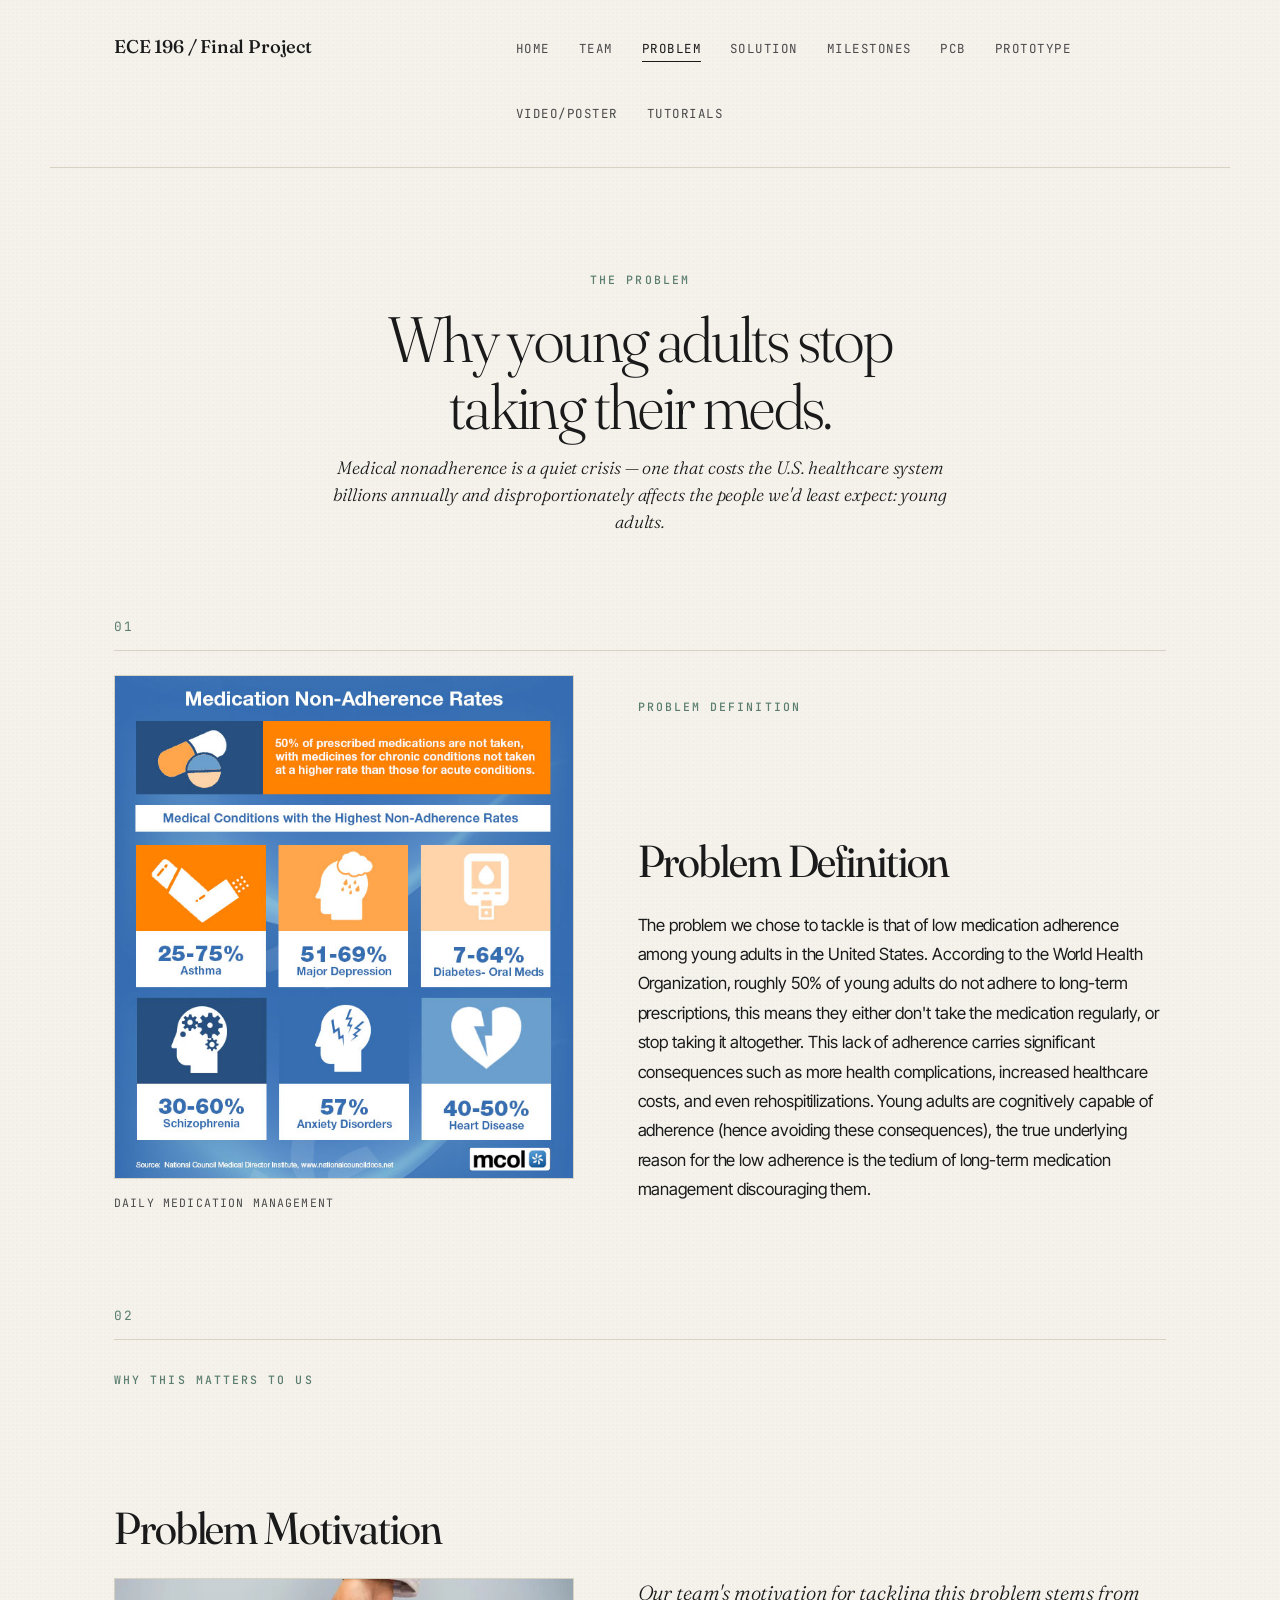
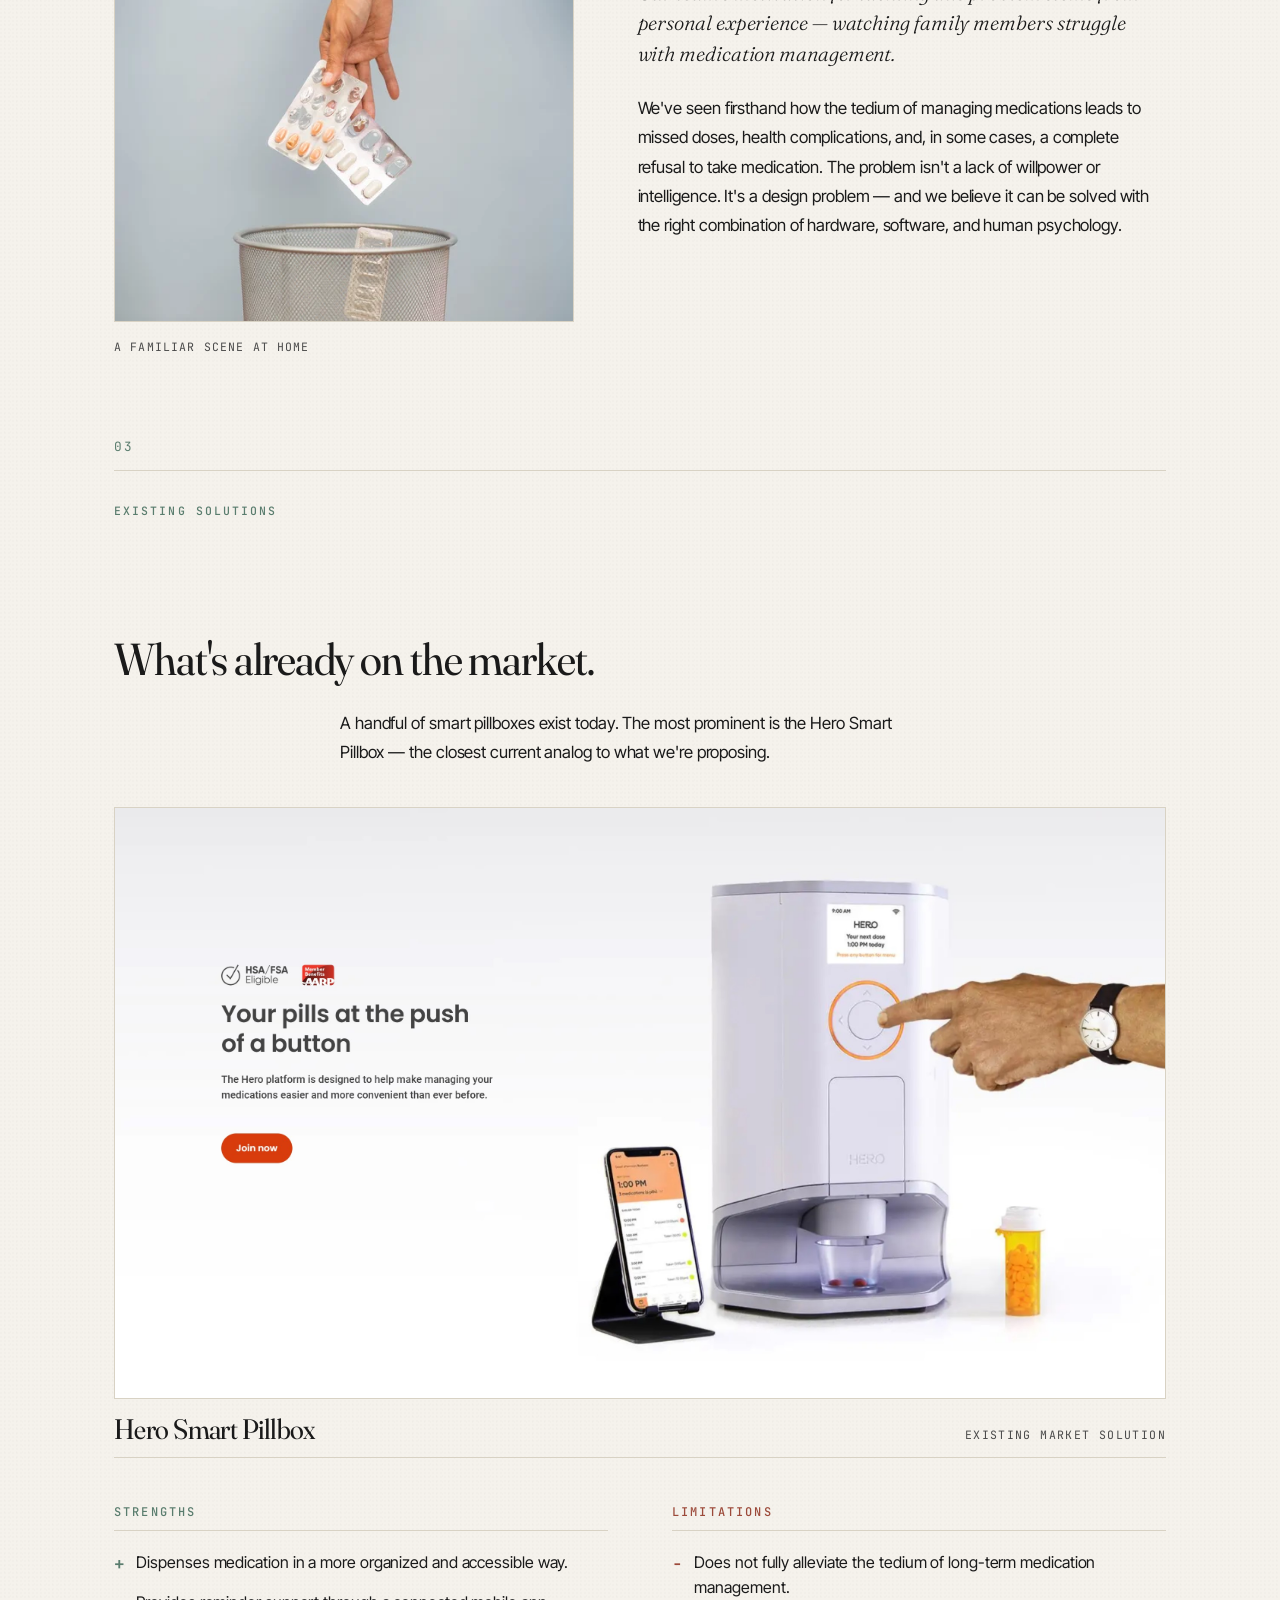
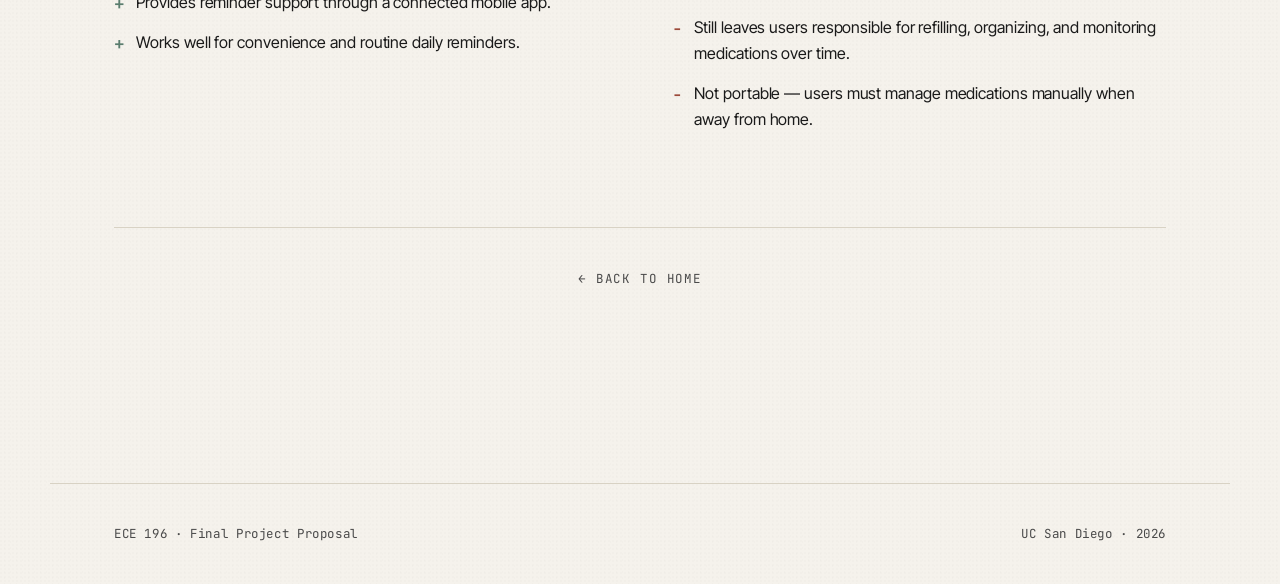
<file: problem.html>
<!DOCTYPE html>
<html lang="en">
<head>
  <meta charset="UTF-8" />
  <meta name="viewport" content="width=device-width, initial-scale=1.0" />
  <title>Problem — ECE 196 Final Project Proposal</title>
 
  <link rel="icon" type="image/jpg" href="favicon.jpg" />
  <link rel="stylesheet" href="styles.css" />
  <link rel="stylesheet" href="problem.css" />
</head>
<body>
 
  <header>
    <a href="index.html">ECE 196 / Final Project</a>
    <nav>
      <ul>
               <li><a href="index.html" >Home</a></li>
        <li><a href="team.html">Team</a></li>
        <li><a href="problem.html" class="current">Problem</a></li>
        <li><a href="solution.html">Solution</a></li>
        <li><a href="milestones.html">Milestones</a></li>
        <li><a href="pcb.html">PCB</a></li> 
        <li><a href="prototype.html" >Prototype</a></li>
        <li><a href="video_poster.html">Video/Poster</a></li>
        <li><a href="tutorials.html">Tutorials</a></li>
    </nav>
  </header>
 
  <main>
 
    <!-- ============ PAGE INTRO ============ -->
    <section class="page-intro">
      <span class="eyebrow">The problem</span>
      <h1>Why young adults stop taking their meds.</h1>
      <p class="lede">
        Medical nonadherence is a quiet crisis &mdash; one that costs the U.S. healthcare system billions annually and disproportionately affects the people we'd least expect: young adults.
      </p>
    </section>
 
    <!-- ============ 01 — DEFINITION ============ -->
<section data-num="01">
  <div class="section-grid">
    <figure class="section-figure">
      <div class="frame" style="aspect-ratio: 650 / 713">
        <img src="images/adherence_problem2.jpg" alt="Pills and medication organization" onerror="this.style.display='none'" />
      </div>
      <figcaption>Daily medication management</figcaption>
    </figure>

    <div class="prose" style="font-size: 1.9rem;">
      <span class="label">Problem definition</span>
      <h2>Problem Definition</h2>
      <p>
        The problem we chose to tackle is that of low medication adherence among young adults in the United States.
        According to the World Health Organization, roughly 50% of young adults do not adhere to long-term prescriptions,
        this means they either don't take the medication regularly, or stop taking it altogether. 
        This lack of adherence carries significant consequences such as more health complications, increased healthcare costs, and even rehospitilizations.
        Young adults are cognitively capable of adherence (hence avoiding these consequences), the true underlying reason for the low adherence is the tedium 
        of long-term medication management discouraging them.
      </p>
    </div>
  </div>
</section>
 
    <!-- ============ 02 — MOTIVATION ============ -->
    <section data-num="02">
      <span class="label">Why this matters to us</span>
      <h2>Problem Motivation</h2>
 
      <div class="section-grid">
        <figure class="section-figure">
          <div class="frame">
            <img src="images/motivation.webp" alt="Caring for a family member's medication routine" onerror="this.style.display='none'" />
          </div>
          <figcaption>A familiar scene at home</figcaption>
        </figure>
 
        <div class="prose">
          <p class="lede">
            Our team's motivation for tackling this problem stems from personal experience &mdash; watching family members struggle with medication management.
          </p>
          <p>
            We've seen firsthand how the tedium of managing medications leads to missed doses, health complications, and, in some cases, a complete refusal to take medication. The problem isn't a lack of willpower or intelligence. It's a design problem &mdash; and we believe it can be solved with the right combination of hardware, software, and human psychology.
          </p>
        </div>
      </div>
    </section>
 
    <!-- ============ 03 — EXISTING SOLUTIONS ============ -->
    <section data-num="03">
      <span class="label">Existing solutions</span>
      <h2>What's already on the market.</h2>
      <div class="prose">
        <p>
          A handful of smart pillboxes exist today. The most prominent is the Hero Smart Pillbox &mdash; the closest current analog to what we're proposing.
        </p>
      </div>
 
      <figure class="product">
        <div class="product-frame">
          <img src="images/Hero_pillbox.jpg" alt="Hero Smart Pillbox" onerror="this.style.display='none'" />
        </div>
        <figcaption class="product-caption">
          <h3>Hero Smart Pillbox</h3>
          <span class="meta">Existing market solution</span>
        </figcaption>
      </figure>
 
      <div class="assessment">
        <div class="assessment-col assessment-col--pros">
          <h4>Strengths</h4>
          <ul>
            <li>Dispenses medication in a more organized and accessible way.</li>
            <li>Provides reminder support through a connected mobile app.</li>
            <li>Works well for convenience and routine daily reminders.</li>
          </ul>
        </div>
 
        <div class="assessment-col assessment-col--cons">
          <h4>Limitations</h4>
          <ul>
            <li>Does not fully alleviate the tedium of long-term medication management.</li>
            <li>Still leaves users responsible for refilling, organizing, and monitoring medications over time.</li>
            <li>Not portable &mdash; users must manage medications manually when away from home.</li>
          </ul>
        </div>
      </div>
    </section>
 
    <!-- ============ BACK LINK ============ -->
    <div class="page-end">
      <a href="index.html" class="back-link">&larr; Back to home</a>
    </div>
 
  </main>
 
  <footer>
    <span>ECE 196 · Final Project Proposal</span>
    <span>UC San Diego · 2026</span>
  </footer>
 
</body>
</html>
</file>
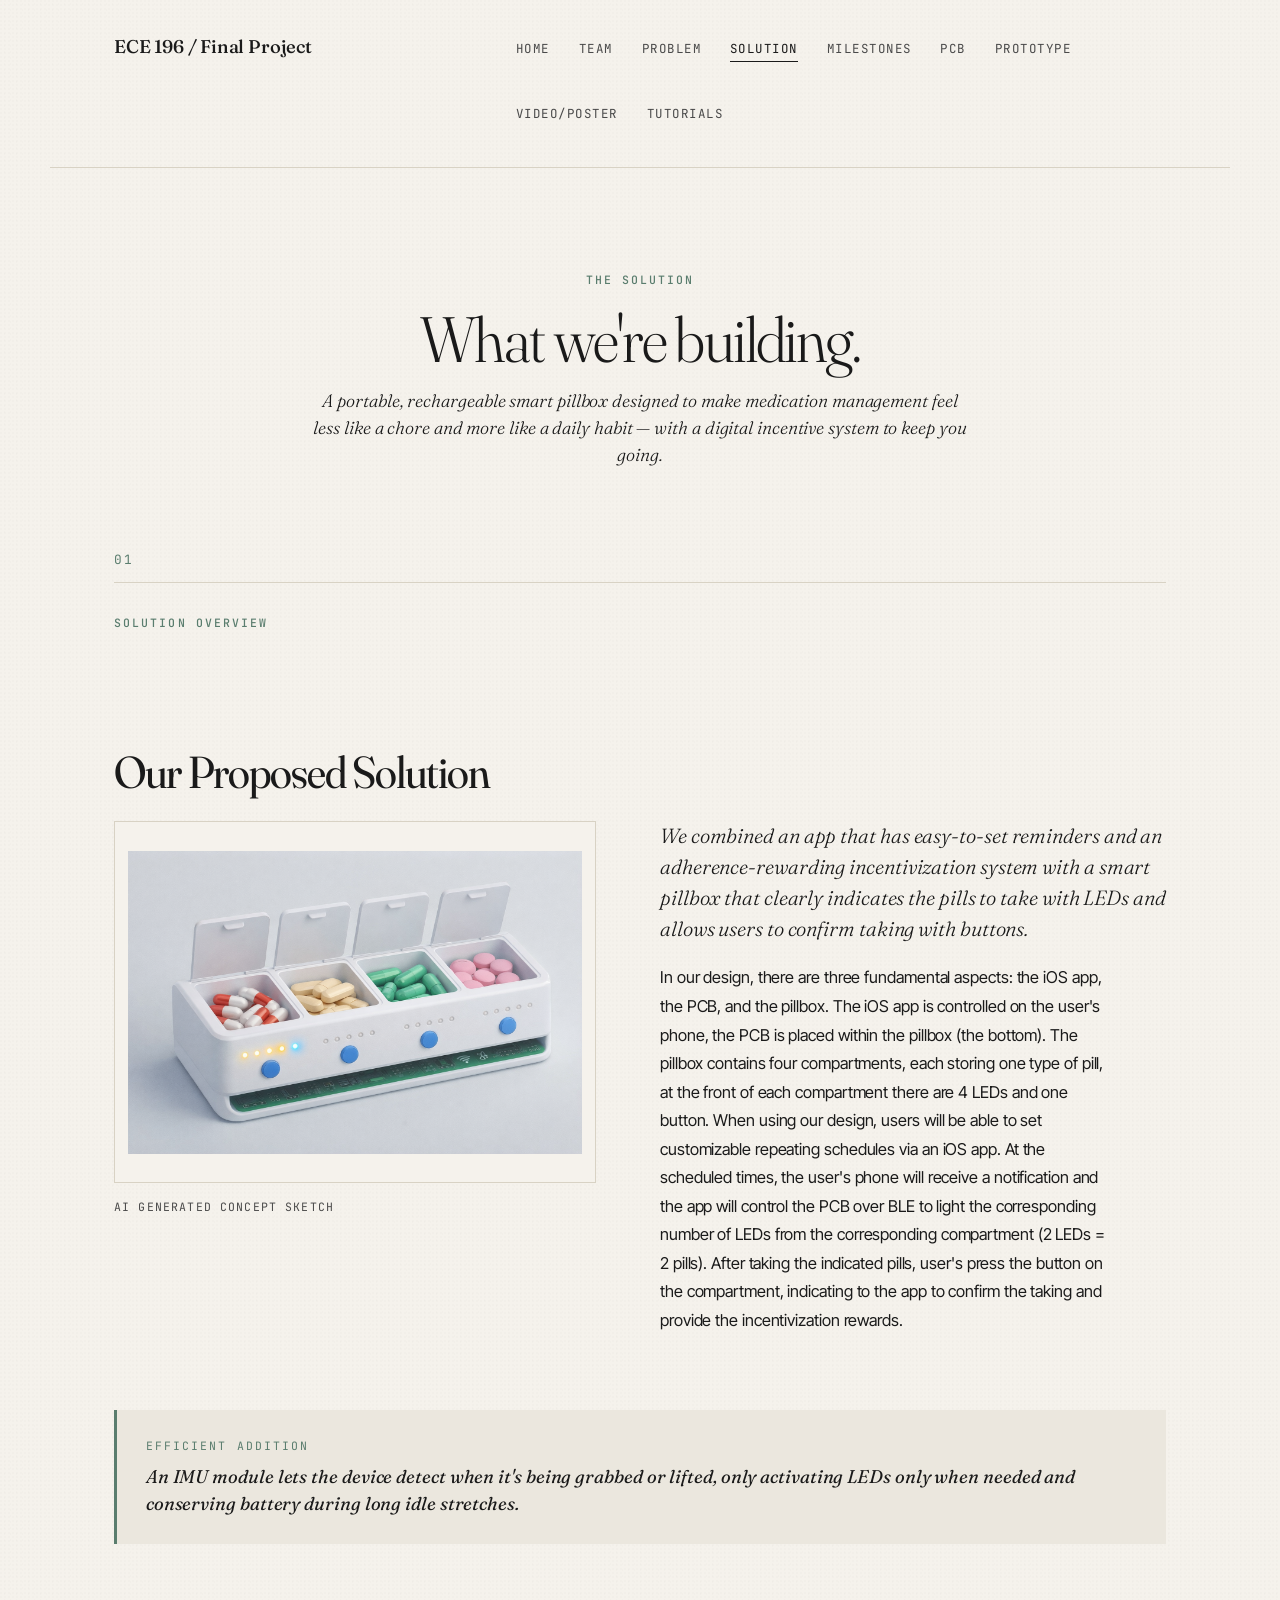
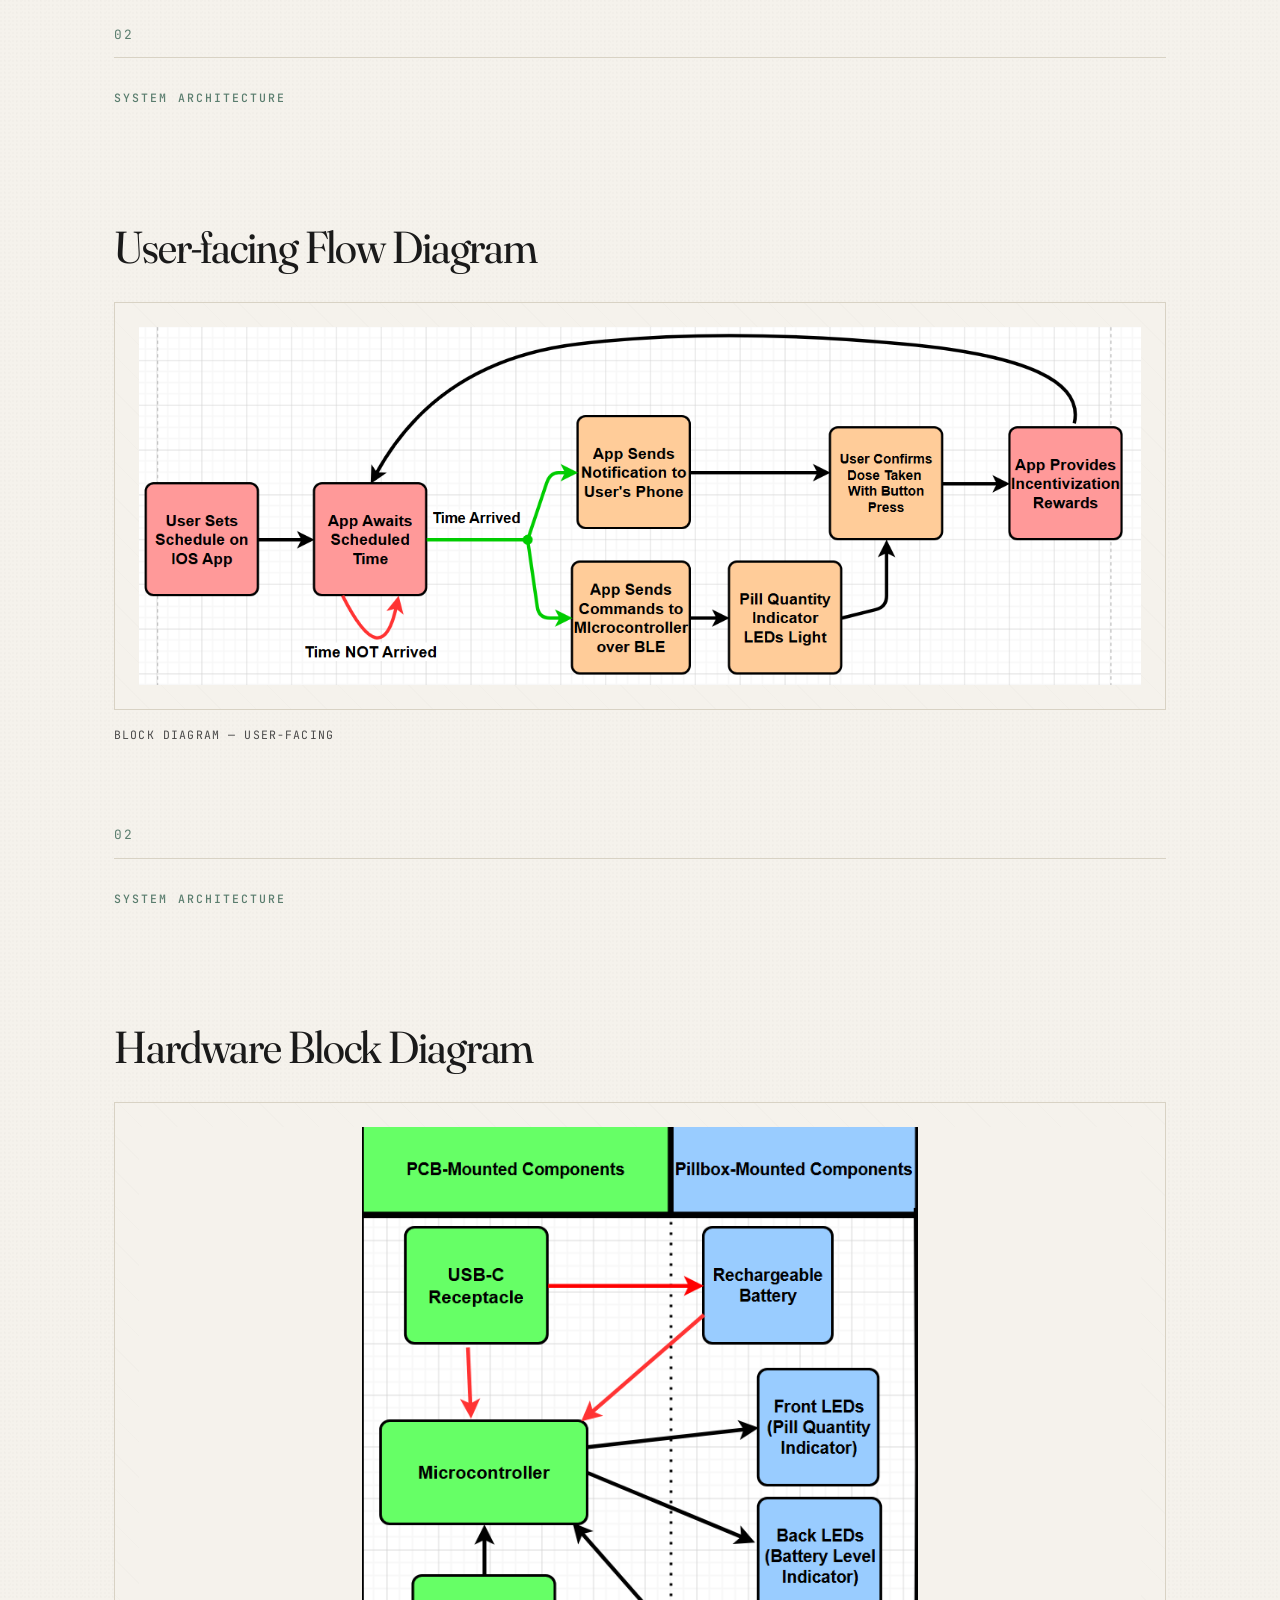
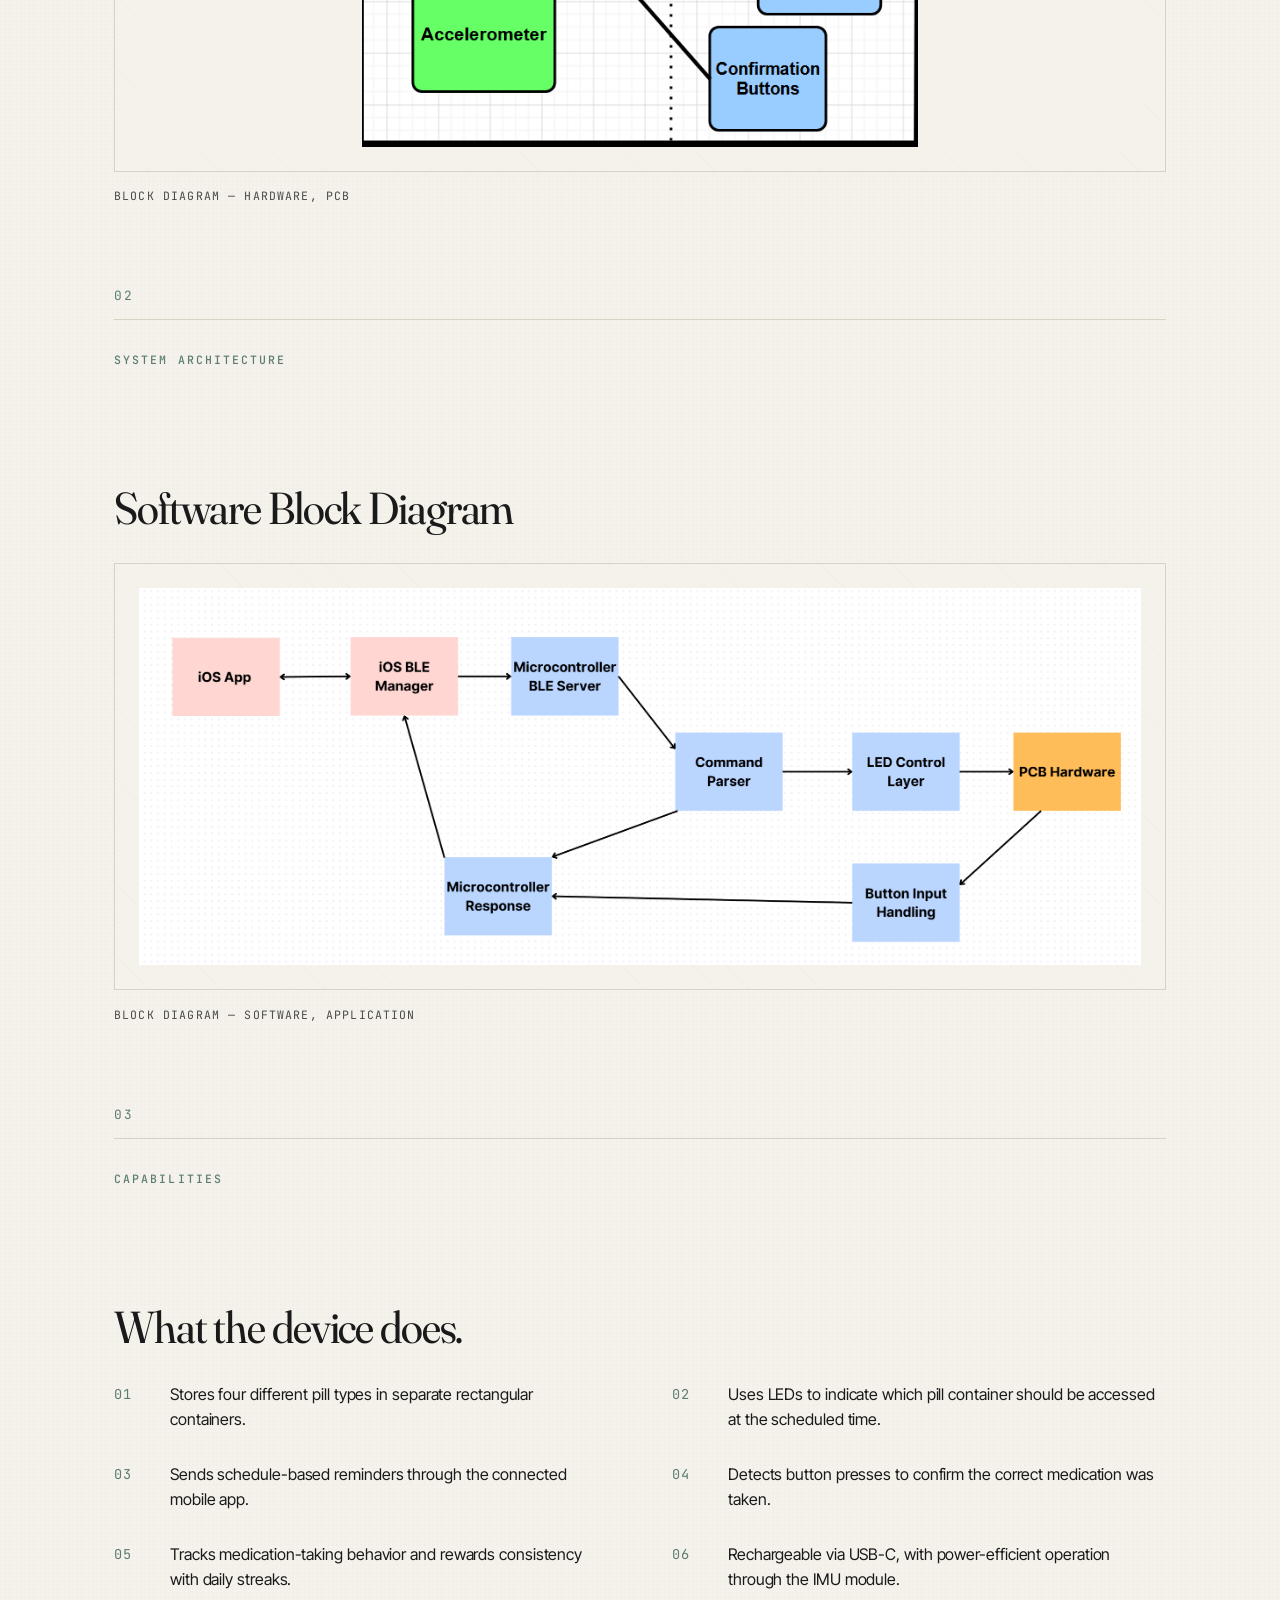
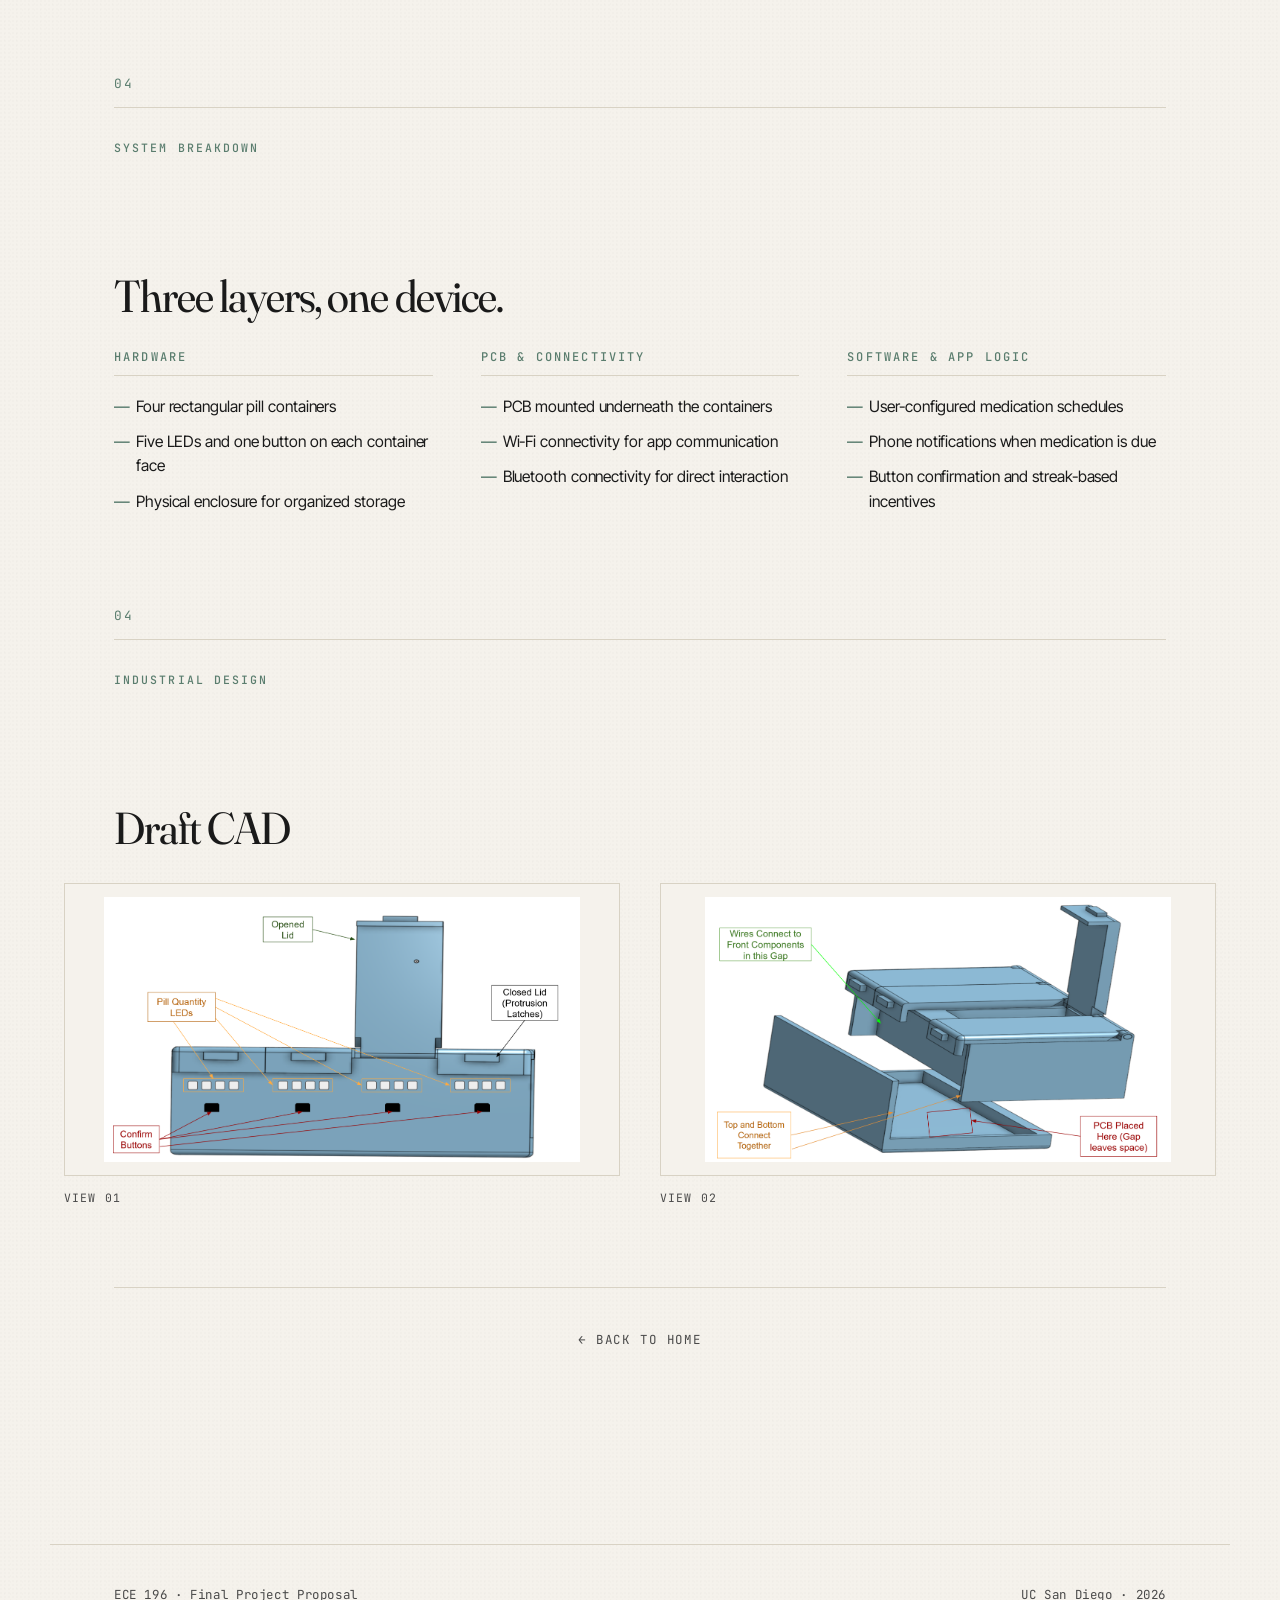
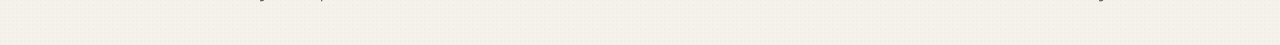
<file: solution.html>
<!DOCTYPE html>
<html lang="en">
<head>
  <meta charset="UTF-8" />
  <meta name="viewport" content="width=device-width, initial-scale=1.0" />
  <title>Solution — ECE 196 Final Project Proposal</title>
 
  <link rel="icon" type="image/jpg" href="favicon.jpg" />
  <link rel="stylesheet" href="styles.css" />
  <link rel="stylesheet" href="solution.css" />
</head>
<body>
 
  <header>
    <a href="index.html">ECE 196 / Final Project</a>
    <nav>
      <ul>
          <li><a href="index.html" >Home</a></li>
        <li><a href="team.html">Team</a></li>
        <li><a href="problem.html">Problem</a></li>
        <li><a href="solution.html" class="current">Solution</a></li>
        <li><a href="milestones.html">Milestones</a></li>
        <li><a href="pcb.html">PCB</a></li> 
        <li><a href="prototype.html" >Prototype</a></li>
        <li><a href="video_poster.html">Video/Poster</a></li>
        <li><a href="tutorials.html">Tutorials</a></li>
      </ul>
    </nav>
  </header>
 
  <main>
 
    <!-- ============ PAGE INTRO ============ -->
    <section class="page-intro">
      <span class="eyebrow">The solution</span>
      <h1>What we're building.</h1>
      <p class="lede">
        A portable, rechargeable smart pillbox designed to make medication management feel less like a chore and more like a daily habit &mdash; with a digital incentive system to keep you going.
      </p>
    </section>
 
    <!-- ============ 01 — OVERVIEW ============ -->
    <section data-num="01">
      <span class="label">Solution overview</span>
      <h2>Our Proposed Solution</h2>
 
      <div class="solution-overview">
        <figure class="overview-figure">
          <div class="frame">
            <img src="images/pillbox_sketch.png" alt="Generated concept sketch of the smart pillbox" onerror="this.style.display='none'" />
          </div>
          <figcaption>AI Generated concept sketch</figcaption>
        </figure>
 
        <div class="overview-text">
          <p class="lede">
           We combined an app that has easy-to-set reminders and an adherence-rewarding incentivization system 
           with a smart pillbox that clearly indicates the pills to take with LEDs and allows users to confirm taking with buttons.
          </p>
          <p>
            In our design, there are three fundamental aspects: the iOS app, the PCB, and the pillbox. 
            The iOS app is controlled on the user's phone, the PCB is placed within the pillbox (the bottom). 
            The pillbox contains four compartments, each storing one type of pill, at the front of each compartment there are 4 LEDs and one button.
            When using our design, users will be able to set customizable repeating schedules via an iOS app.
            At the scheduled times, the user's phone will receive a notification and the app will control the PCB over BLE to light the corresponding number of LEDs from the corresponding compartment (2 LEDs = 2 pills).
            After taking the indicated pills, user's press the button on the compartment, indicating to the app to confirm the taking and provide the incentivization rewards.

          </p>
        </div>
      </div>
 
      <aside class="callout">
        <span class="callout-label">Efficient Addition</span>
        <p>
          An IMU module lets the device detect when it's being grabbed or lifted, only activating LEDs only when needed and conserving battery during long idle stretches.
        </p>
      </aside>
    </section>
 
      <section data-num="02">
      <span class="label">System architecture</span>
      <h2>User-facing Flow Diagram</h2>
 
      <figure class="architecture">
        <div class="frame">
          <img src="images/user_facing_block_diagram.png" alt="Block diagram of pillbox technology" onerror="this.style.display='none'" />
        </div>
        <figcaption>Block diagram &mdash; User-facing</figcaption>
      </figure>
    </section>


      <section data-num="02">
      <span class="label">System architecture</span>
      <h2>Hardware Block Diagram</h2>
 
      <figure class="architecture">
        <div class="frame">
          <img src="images/hardware_block_diagram.png" alt="Block diagram of pillbox technology" onerror="this.style.display='none'" />
        </div>
        <figcaption>Block diagram &mdash; Hardware, PCB</figcaption>
      </figure>
    </section>

      <section data-num="02">
      <span class="label">System architecture</span>
      <h2>Software Block Diagram</h2>
 
      <figure class="architecture">
        <div class="frame">
          <img src="images/software_block_diagram.png" alt="Block diagram of pillbox technology" onerror="this.style.display='none'" />
        </div>
        <figcaption>Block diagram &mdash; Software, Application</figcaption>
      </figure>
    </section>

    <!-- ============ 02 — CAPABILITIES ============ -->
    <section data-num="03">
      <span class="label">Capabilities</span>
      <h2>What the device does.</h2>
 
      <ol class="capabilities">
        <li>Stores four different pill types in separate rectangular containers.</li>
        <li>Uses LEDs to indicate which pill container should be accessed at the scheduled time.</li>
        <li>Sends schedule-based reminders through the connected mobile app.</li>
        <li>Detects button presses to confirm the correct medication was taken.</li>
        <li>Tracks medication-taking behavior and rewards consistency with daily streaks.</li>
        <li>Rechargeable via USB-C, with power-efficient operation through the IMU module.</li>
      </ol>
    </section>
 
    <!-- ============ 03 — SYSTEM BREAKDOWN ============ -->
    <section data-num="04">
      <span class="label">System breakdown</span>
      <h2>Three layers, one device.</h2>
 
      <div class="system">
        <div class="system-col">
          <h4>Hardware</h4>
          <ul>
            <li>Four rectangular pill containers</li>
            <li>Five LEDs and one button on each container face</li>
            <li>Physical enclosure for organized storage</li>
          </ul>
        </div>
 
        <div class="system-col">
          <h4>PCB &amp; Connectivity</h4>
          <ul>
            <li>PCB mounted underneath the containers</li>
            <li>Wi-Fi connectivity for app communication</li>
            <li>Bluetooth connectivity for direct interaction</li>
          </ul>
        </div>
 
        <div class="system-col">
          <h4>Software &amp; App Logic</h4>
          <ul>
            <li>User-configured medication schedules</li>
            <li>Phone notifications when medication is due</li>
            <li>Button confirmation and streak-based incentives</li>
          </ul>
        </div>
      </div>
    </section>
 
    <!-- ============ 05 — INDUSTRIAL DESIGN ============ -->
    <section data-num="04">
      <span class="label">Industrial design</span>
      <h2>Draft CAD</h2>
 
      <div class="cad-grid">
        <figure class="cad-figure">
          <div class="frame">
            <img src="images/CAD_front.png" alt="Draft CAD — view 1" onerror="this.style.display='none'" />
          </div>
          <figcaption>View 01</figcaption>
        </figure>
 
        <figure class="cad-figure">
          <div class="frame">
            <img src="images/CAD_separated.png" alt="Draft CAD — view 2" onerror="this.style.display='none'" />
          </div>
          <figcaption>View 02</figcaption>
        </figure>
      </div>
    </section>
 
    <!-- ============ BACK LINK ============ -->
    <div class="page-end">
      <a href="index.html" class="back-link">&larr; Back to home</a>
    </div>
 
  </main>
 
  <footer>
    <span>ECE 196 · Final Project Proposal</span>
    <span>UC San Diego · 2026</span>
  </footer>
 
</body>
</html>
</file>
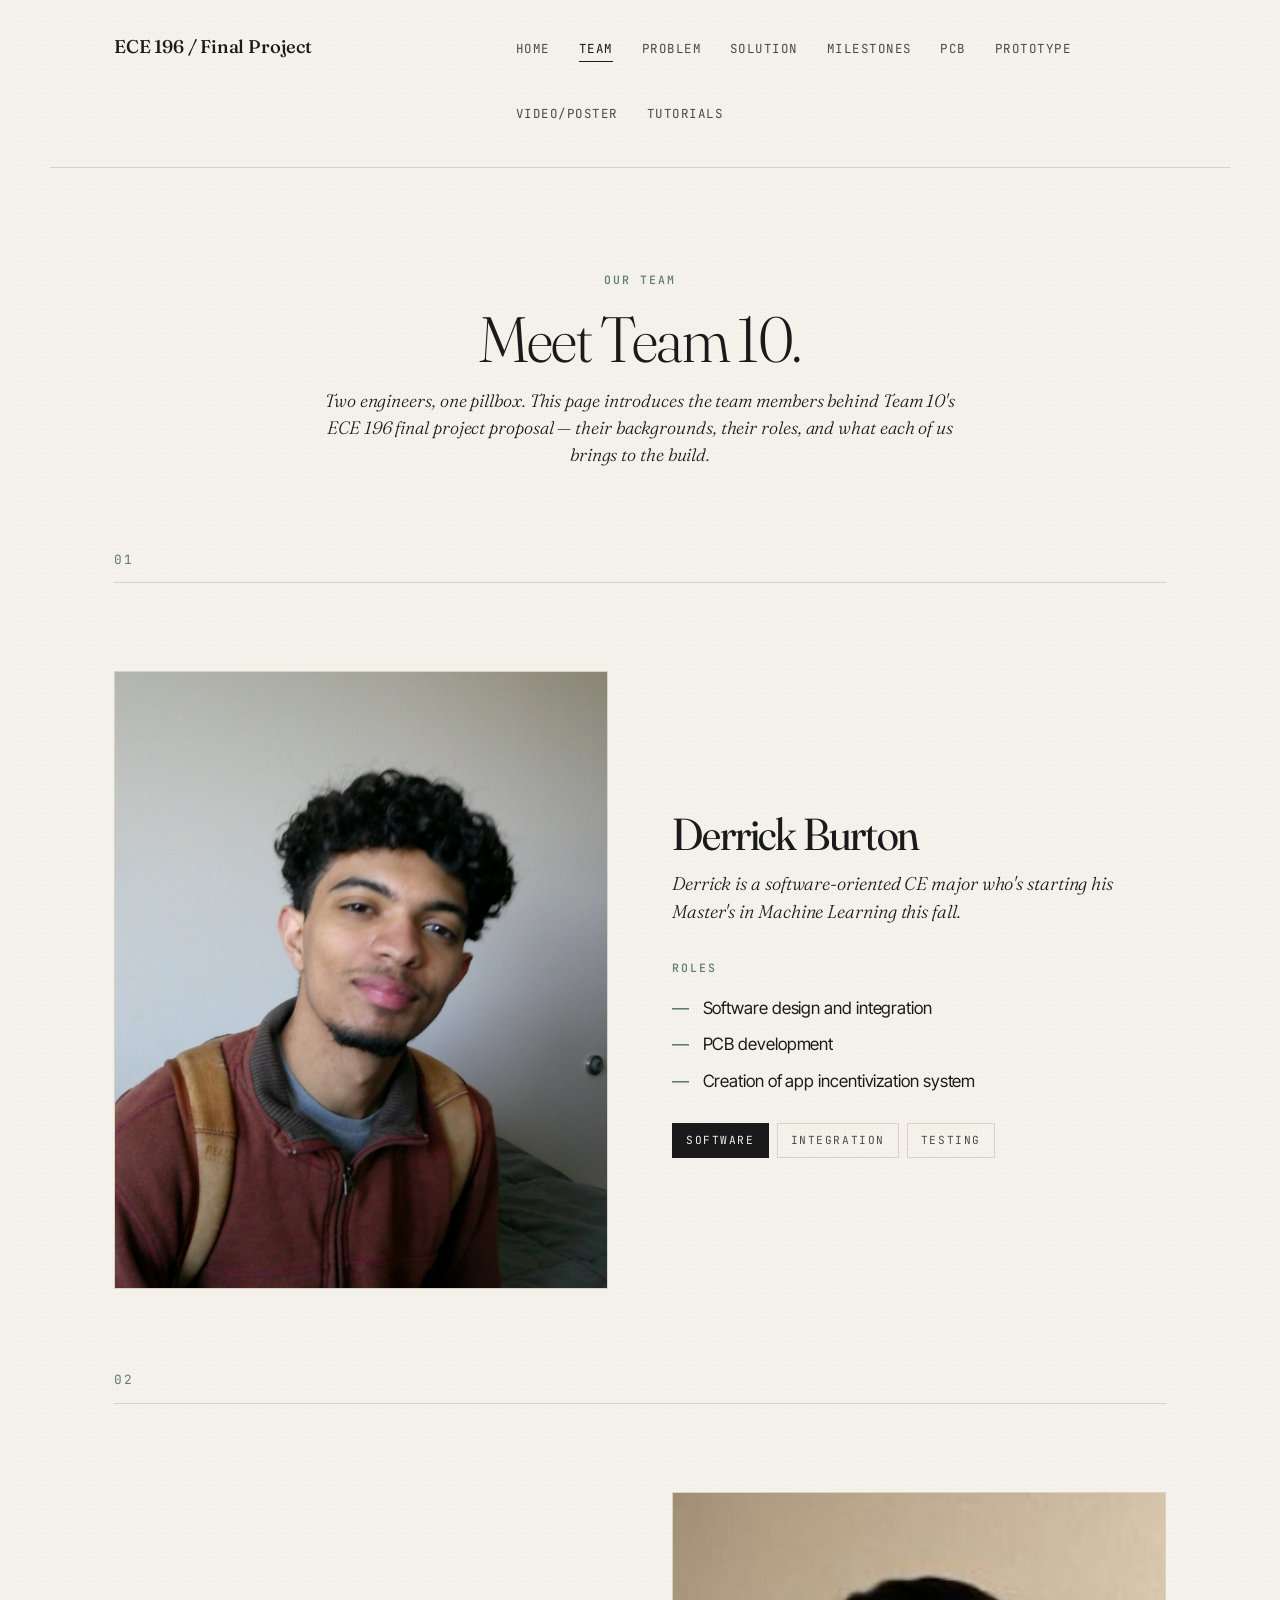
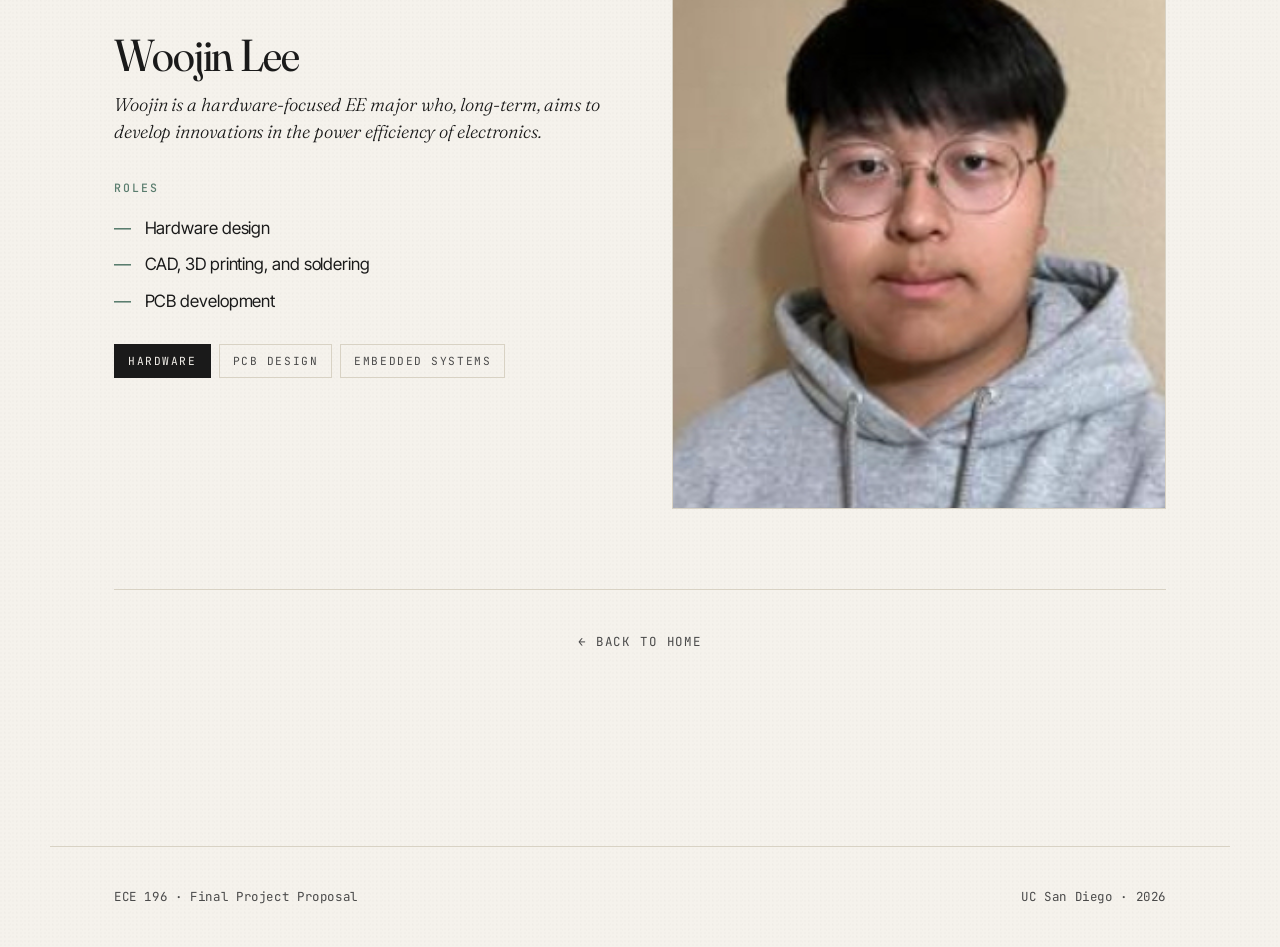
<file: team.html>
<!DOCTYPE html>
<html lang="en">
<head>
  <meta charset="UTF-8" />
  <meta name="viewport" content="width=device-width, initial-scale=1.0" />
  <title>Team — ECE 196 Final Project Proposal</title>
 
  <link rel="icon" type="image/jpg" href="favicon.jpg" />
  <link rel="stylesheet" href="styles.css" />
</head>
<body>
 
  <header>
    <a href="index.html">ECE 196 / Final Project</a>
    <nav>
      <ul>
        <li><a href="index.html" >Home</a></li>
        <li><a href="team.html" class="current">Team</a></li>
        <li><a href="problem.html">Problem</a></li>
        <li><a href="solution.html">Solution</a></li>
        <li><a href="milestones.html">Milestones</a></li>
        <li><a href="pcb.html">PCB</a></li> 
        <li><a href="prototype.html" >Prototype</a></li>
        <li><a href="video_poster.html">Video/Poster</a></li>
        <li><a href="tutorials.html">Tutorials</a></li>
      </ul>
    </nav>
  </header>
 
  <main>
 
    <!-- ============ PAGE INTRO ============ -->
    <section class="page-intro">
      <span class="eyebrow">Our team</span>
      <h1>Meet Team 10.</h1>
      <p class="lede">
        Two engineers, one pillbox. This page introduces the team members behind Team 10's ECE 196 final project proposal &mdash; their backgrounds, their roles, and what each of us brings to the build.
      </p>
    </section>
 
    <!-- ============ MEMBER 01 ============ -->
    <section class="member" data-num="01">
      <figure class="member-photo">
        <div class="frame">
          <img src="images/Derrick.jpg" alt="Portrait of Derrick Burton" />
        </div>
      </figure>
 
      <div class="member-info">
        <h2>Derrick Burton</h2>
        <p class="lede">
          Derrick is a software-oriented CE major who's starting his Master's in Machine Learning this fall.
        </p>
 
        <span class="label">Roles</span>
        <ul class="dash">
          <li>Software design and integration</li>
          <li>PCB development</li>
          <li>Creation of app incentivization system</li>
        </ul>
 
        <div class="tags">
          <span class="tag tag--accent">Software</span>
          <span class="tag">Integration</span>
          <span class="tag">Testing</span>
        </div>
      </div>
    </section>
 
    <!-- ============ MEMBER 02 ============ -->
    <section class="member member--reverse" data-num="02">
      <figure class="member-photo">
        <div class="frame">
          <img src="images/Woojin.jpg" alt="Portrait of Woojin Lee" />
        </div>
      </figure>
 
      <div class="member-info">
        <h2>Woojin Lee</h2>
        <p class="lede">
          Woojin is a hardware-focused EE major who, long-term, aims to develop innovations in the power efficiency of electronics.
        </p>
 
        <span class="label">Roles</span>
        <ul class="dash">
          <li>Hardware design</li>
          <li>CAD, 3D printing, and soldering</li>
          <li>PCB development</li>
        </ul>
 
        <div class="tags">
          <span class="tag tag--accent">Hardware</span>
          <span class="tag">PCB Design</span>
          <span class="tag">Embedded Systems</span>
        </div>
      </div>
    </section>
 
    <!-- ============ BACK LINK ============ -->
    <div class="page-end">
      <a href="index.html" class="back-link">&larr; Back to home</a>
    </div>
 
  </main>
 
  <footer>
    <span>ECE 196 · Final Project Proposal</span>
    <span>UC San Diego · 2026</span>
  </footer>
 
</body>
</html>
</file>
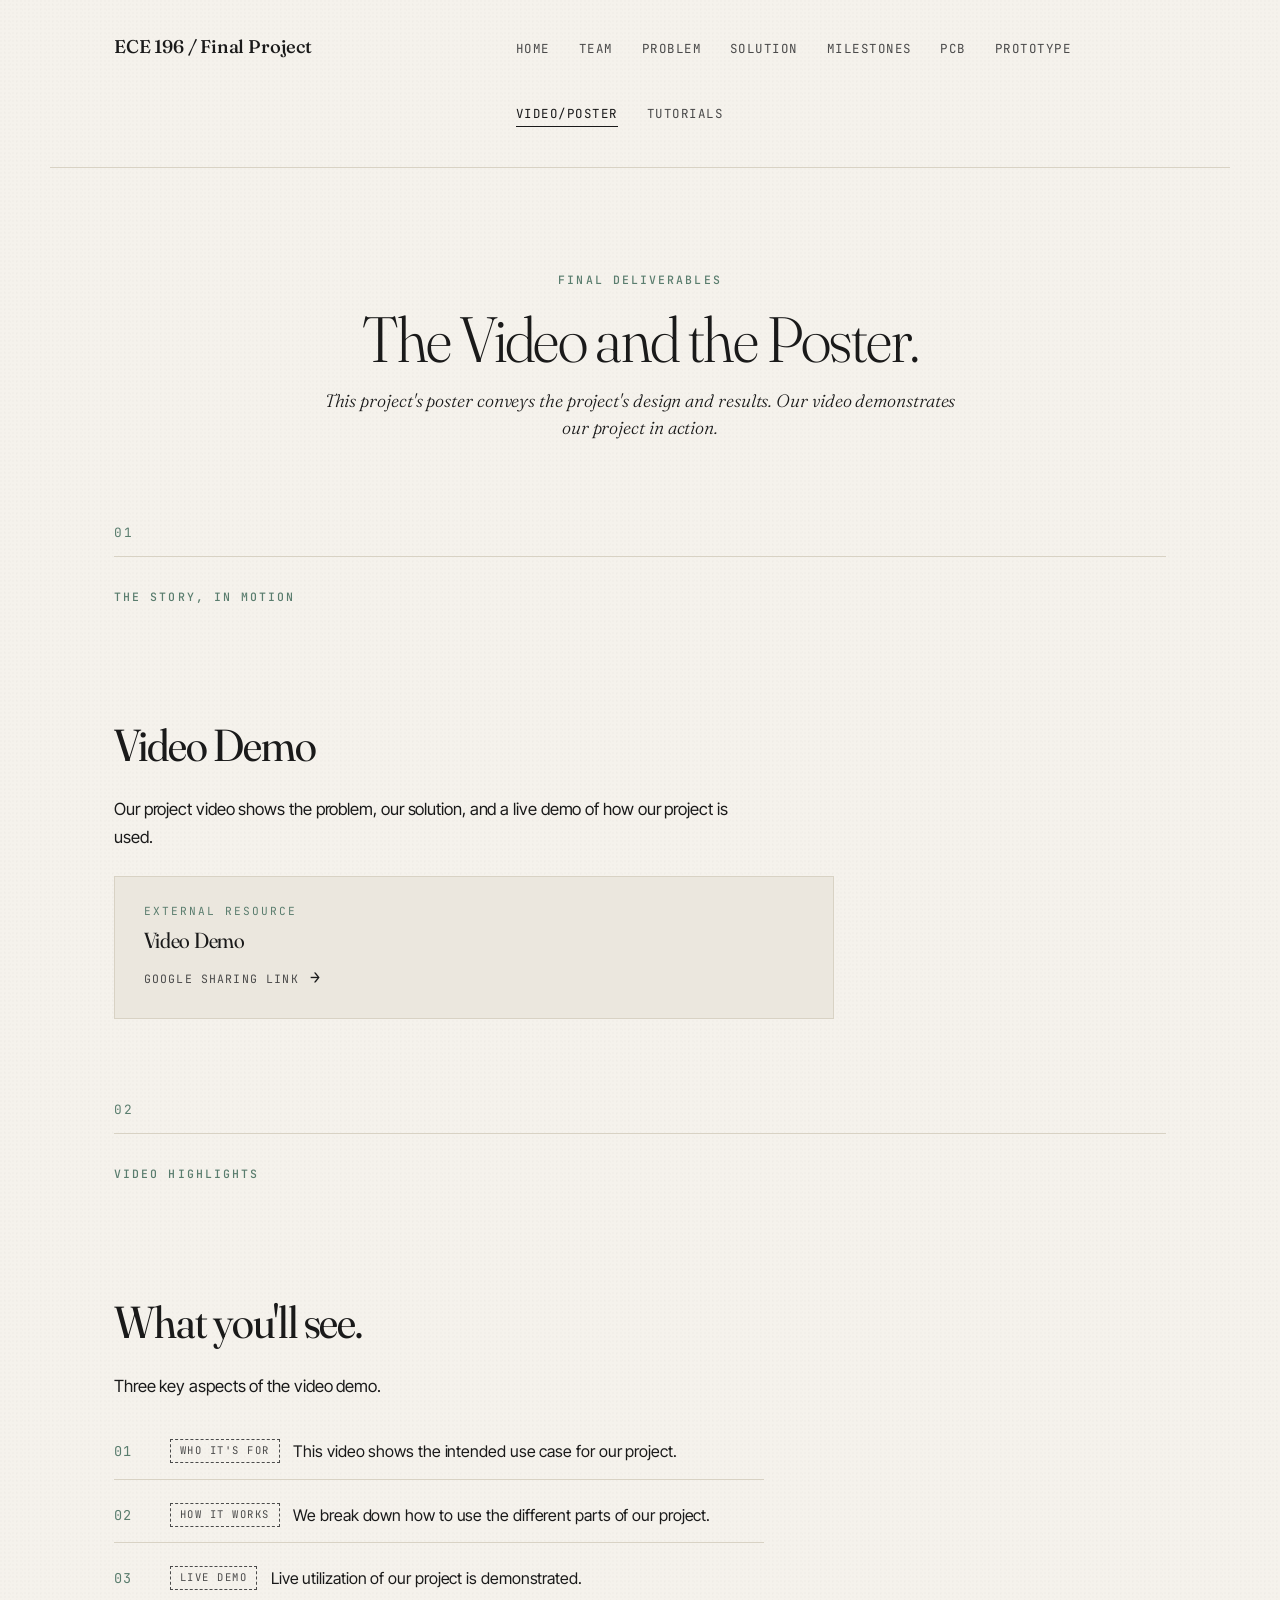
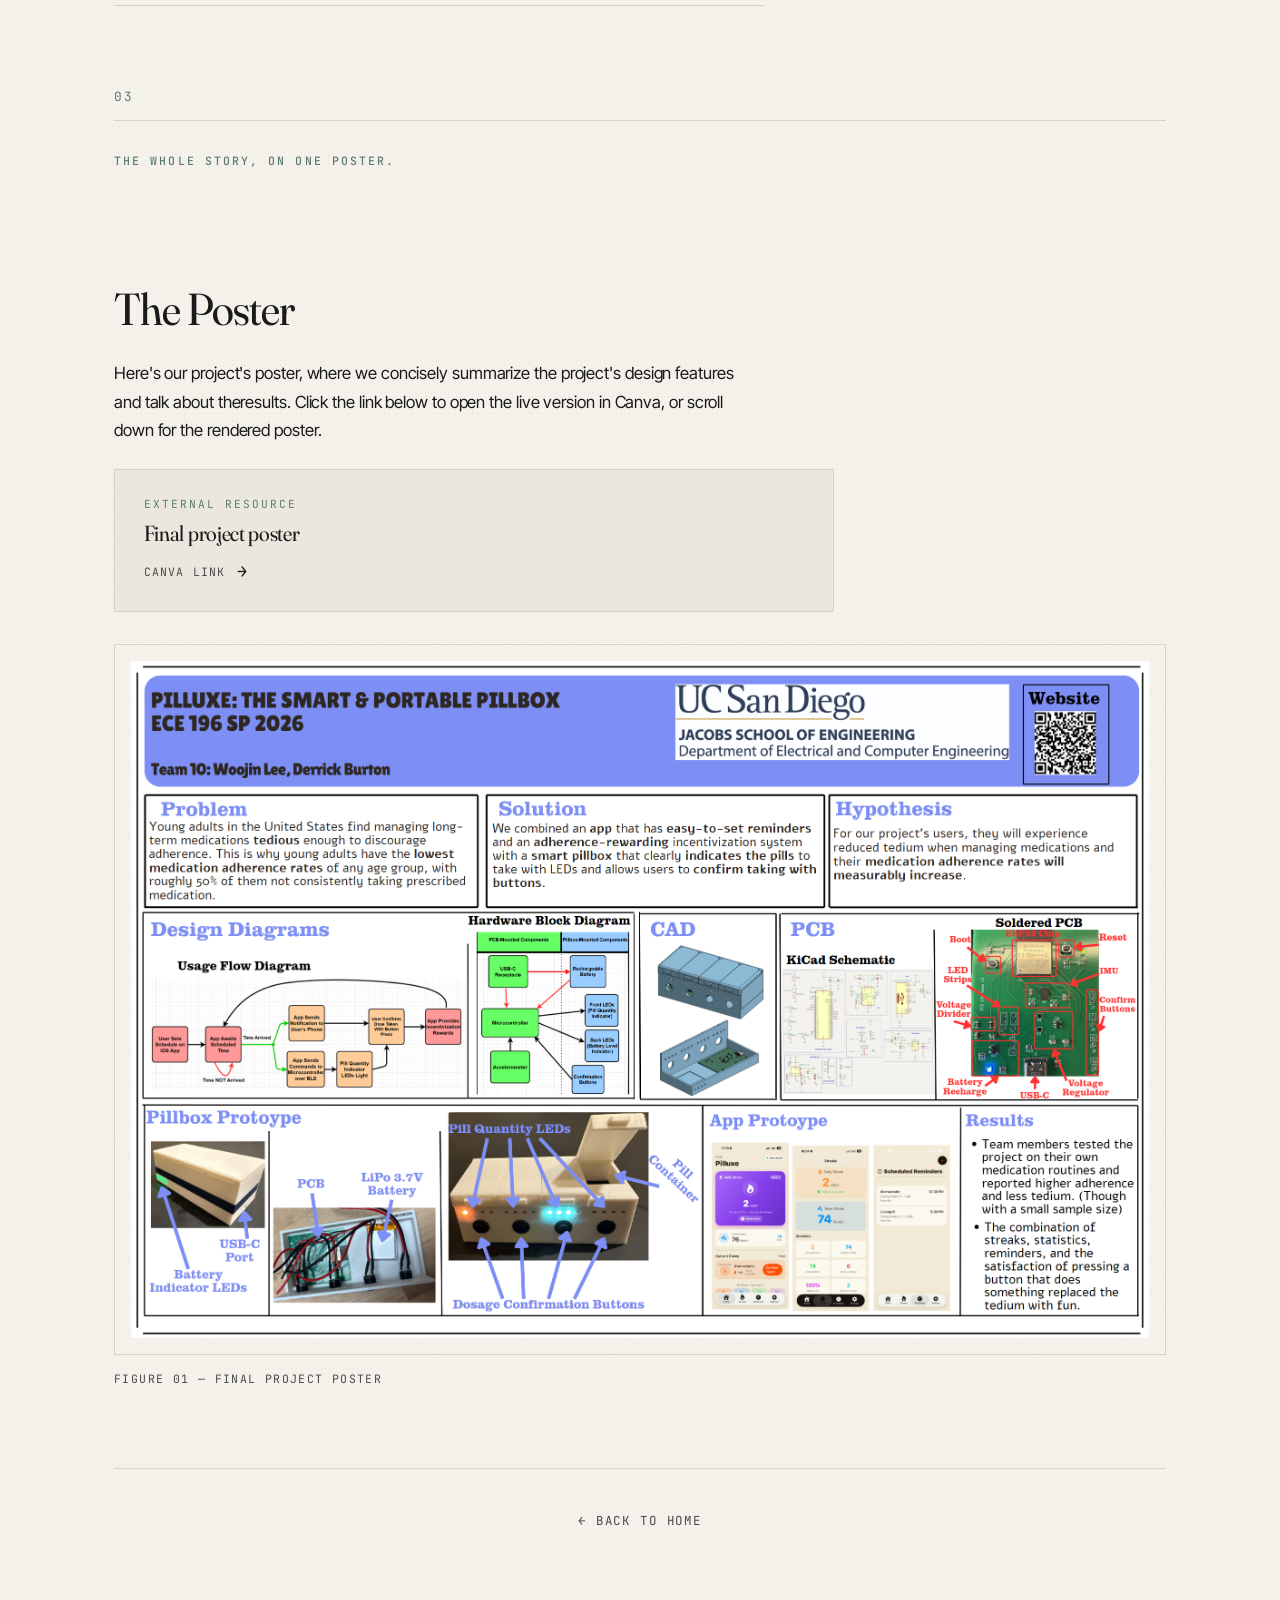
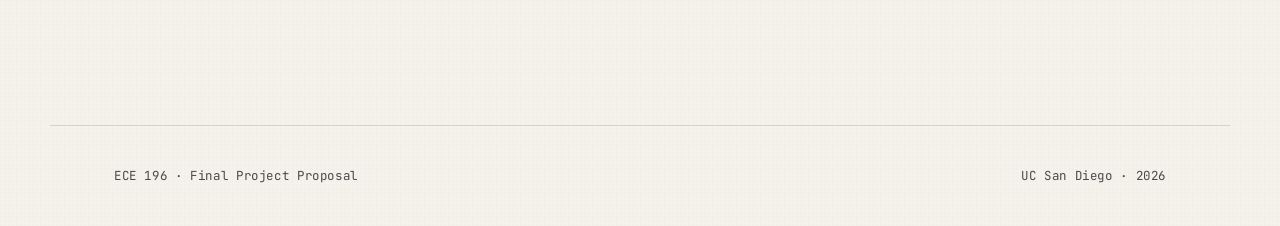
<file: video_poster.html>
<!DOCTYPE html>
<html lang="en">
<head>
  <meta charset="UTF-8" />
  <meta name="viewport" content="width=device-width, initial-scale=1.0" />
  <title>Video &amp; Poster — ECE 196 Final Project Proposal</title>
 
  <link rel="icon" type="image/jpg" href="favicon.jpg" />
  <link rel="stylesheet" href="styles.css" />
  <link rel="stylesheet" href="video_poster.css" />
</head>
<body>
 
  <header>
    <a href="index.html">ECE 196 / Final Project</a>
    <nav>
      <ul>
        <li><a href="index.html">Home</a></li>
        <li><a href="team.html">Team</a></li>
        <li><a href="problem.html">Problem</a></li>
        <li><a href="solution.html">Solution</a></li>
        <li><a href="milestones.html">Milestones</a></li>
        <li><a href="pcb.html">PCB</a></li> 
        <li><a href="prototype.html" >Prototype</a></li>
        <li><a href="video_poster.html" class="current">Video/Poster</a></li>
        <li><a href="tutorials.html">Tutorials</a></li>
      </ul>
    </nav>
  </header>
 
  <main>
 
    <!-- ============ PAGE INTRO ============ -->
    <section class="page-intro">
      <span class="eyebrow">Final deliverables</span>
      <h1>The Video and the Poster.</h1>
      <p class="lede">
        This project's poster conveys the project's design and results. Our video demonstrates our project in action.
      </p>
    </section>
 
    <!-- ============ 01 — PROJECT VIDEO ============ -->
    <section data-num="01">
      <span class="label">The story, in motion</span>
      <h2>Video Demo</h2>
      <p class="section-intro">
        Our project video shows the problem, our solution, and a live demo of how our project is used.
      </p>
 
      <a href="https://drive.google.com/file/d/1brrm_RqbxbfYttWrzokwJcp0FZ1vuDw1/view?usp=drive_link" target="_blank" rel="noopener" class="resource-card">
        <span class="resource-label">External resource</span>
        <h3 class="resource-title">Video Demo</h3>
        <span class="resource-meta">
          Google Sharing Link <span class="resource-arrow">&rarr;</span>
        </span>
      </a>
    </section>
 
    <!-- ============ 02 — VIDEO HIGHLIGHTS ============ -->
    <section data-num="02">
      <span class="label">Video highlights</span>
      <h2>What you'll see.</h2>
      <p class="section-intro">
        Three key aspects of the video demo.
 
      <ol class="highlights">
        <li><span class="tba">Who it's for</span> This video shows the intended use case for our project.</li>
        <li><span class="tba">How it works</span> We break down how to use the different parts of our project.</li>
        <li><span class="tba">Live Demo</span> Live utilization of our project is demonstrated.</li>
      </ol>
    </section>
 
    <!-- ============ 03 — PROJECT POSTER ============ -->
    <section data-num="03">
      <span class="label">The whole story, on one poster.</span>
      <h2>The Poster</h2>
      <p class="section-intro">
        Here's our project's poster, where we concisely summarize the project's design features and talk about theresults. Click the link below to open the live version in Canva, or scroll down for the rendered poster.
      </p>
 
      <a href="https://canva.link/xxhhrfv18n7y54e" target="_blank" rel="noopener" class="resource-card">
        <span class="resource-label">External resource</span>
        <h3 class="resource-title">Final project poster</h3>
        <span class="resource-meta">
          Canva Link <span class="resource-arrow">&rarr;</span>
        </span>
      </a>
 
      <figure class="poster-figure">
        <div class="frame">
          <img src="images/poster.png" alt="Final project poster" onerror="this.style.display='none'" />
        </div>
        <figcaption>Figure 01 &mdash; Final project poster</figcaption>
      </figure>
    </section>
 
    <!-- ============ BACK LINK ============ -->
    <div class="page-end">
      <a href="index.html" class="back-link">&larr; Back to home</a>
    </div>
 
  </main>
 
  <footer>
    <span>ECE 196 · Final Project Proposal</span>
    <span>UC San Diego · 2026</span>
  </footer>
 
</body>
</html>
</file>
<file: styles.css>
/* ============================================================
   ECE 196 — Editorial Case Study Stylesheet
   Drop-in: link this in the <head> of every page.
   <link rel="stylesheet" href="styles.css">
   ============================================================ */
 
/* ---------- Fonts ---------- */
@import url('https://fonts.googleapis.com/css2?family=Fraunces:opsz,wght,SOFT,WONK@9..144,300..900,0..100,0..1&family=Inter+Tight:wght@300;400;500;600;700&family=JetBrains+Mono:wght@400;500&display=swap');
 
/* ---------- Design tokens ---------- */
:root {
  --bg:        #f5f2ec;          /* warm paper */
  --bg-alt:    #ebe7de;          /* slightly deeper paper */
  --ink:       #1a1a1a;          /* near-black */
  --ink-soft:  #4a4a4a;          /* muted body */
  --rule:      #d8d2c4;          /* hairline dividers */
  --accent:    #5a7d6e;          /* sage / clinical green */
  --accent-dk: #3f5b4f;          /* hover state */
  --highlight: #e8d9a8;          /* subtle marker */
 
  --font-display: 'Fraunces', 'Times New Roman', serif;
  --font-body:    'Inter Tight', system-ui, sans-serif;
  --font-mono:    'JetBrains Mono', ui-monospace, monospace;
 
  --max-width: 1180px;
  --content-width: 720px;
}
 
/* ---------- Reset ---------- */
*, *::before, *::after { box-sizing: border-box; }
html { scroll-behavior: smooth; }
 
body {
  margin: 0;
  background: var(--bg);
  color: var(--ink);
  font-family: var(--font-body);
  font-size: 17px;
  line-height: 1.65;
  font-weight: 400;
  letter-spacing: -0.005em;
  /* subtle paper grain */
  background-image:
    radial-gradient(circle at 25% 30%, rgba(0,0,0,0.012) 1px, transparent 1px),
    radial-gradient(circle at 75% 60%, rgba(0,0,0,0.012) 1px, transparent 1px);
  background-size: 4px 4px, 6px 6px;
  -webkit-font-smoothing: antialiased;
  text-rendering: optimizeLegibility;
}
 
/* ---------- Typography ---------- */
h1, h2, h3, h4 {
  font-family: var(--font-display);
  font-weight: 400;
  letter-spacing: -0.025em;
  line-height: 1.05;
  color: var(--ink);
  margin: 0 0 0.6em;
  font-variation-settings: "opsz" 144, "SOFT" 30;
}
 
h1 { font-size: clamp(2.8rem, 6vw, 5rem); font-weight: 300; }
h2 { font-size: clamp(2rem, 3.5vw, 3rem); margin-top: 2.5em; }
h3 { font-size: 1.4rem; font-weight: 500; margin-top: 2em; }
h4 { font-size: 1.1rem; font-weight: 600; }
 
p { margin: 0 0 1.2em; color: var(--ink-soft); max-width: 65ch; }
 
a {
  color: var(--accent);
  text-decoration: none;
  background-image: linear-gradient(currentColor, currentColor);
  background-position: 0 100%;
  background-repeat: no-repeat;
  background-size: 100% 1px;
  transition: background-size 0.25s ease, color 0.25s ease;
}
a:hover {
  color: var(--accent-dk);
  background-size: 100% 2px;
}
 
strong { font-weight: 600; color: var(--ink); }
em { font-style: italic; }
 
/* small-caps labels */
.eyebrow, .label {
  font-family: var(--font-mono);
  font-size: 0.72rem;
  font-weight: 500;
  text-transform: uppercase;
  letter-spacing: 0.18em;
  color: var(--accent);
}
 
/* ---------- Layout ---------- */
main, header, footer { padding-inline: clamp(1.5rem, 5vw, 4rem); }
 
main {
  max-width: var(--max-width);
  margin: 0 auto;
  padding-block: 4rem 6rem;
}
 
section {
  margin-block: 5rem;
  position: relative;
}
 
/* numbered sections — if you add data-num="01" to <section> */
section[data-num]::before {
  content: attr(data-num);
  display: block;
  font-family: var(--font-mono);
  font-size: 0.8rem;
  color: var(--accent);
  letter-spacing: 0.15em;
  margin-bottom: 1.5rem;
  padding-bottom: 0.8rem;
  border-bottom: 1px solid var(--rule);
  grid-column: 1 / -1;
}
 
/* ---------- Header / Nav ---------- */
header {
  max-width: var(--max-width);
  margin: 0 auto;
  padding-block: 2rem;
  display: flex;
  align-items: baseline;
  justify-content: space-between;
  flex-wrap: wrap;
  gap: 1.5rem;
  border-bottom: 1px solid var(--rule);
}
 
header h1, header > a:first-child {
  font-family: var(--font-display);
  font-size: 1.15rem;
  font-weight: 500;
  letter-spacing: -0.01em;
  color: var(--ink);
  background: none;
  margin: 0;
}
 
nav ul {
  display: flex;
  list-style: none;
  gap: 1.8rem;
  padding: 0;
  margin: 0;
  flex-wrap: wrap;
}
 
nav a {
  font-family: var(--font-mono);
  font-size: 0.78rem;
  text-transform: uppercase;
  letter-spacing: 0.12em;
  color: var(--ink-soft);
  background: none;
  padding-bottom: 4px;
  border-bottom: 1px solid transparent;
  transition: color 0.2s, border-color 0.2s;
}
nav a:hover {
  color: var(--accent);
  border-bottom-color: var(--accent);
  background: none;
}
nav a.current { color: var(--ink); border-bottom-color: var(--ink); }
 
/* ---------- Hero (homepage h1 area, single-column fallback) ---------- */
main > h1:first-child {
  margin-top: 2rem;
  max-width: 14ch;
  font-size: clamp(3rem, 7vw, 5.5rem);
}
 
/* ---------- Buttons / CTAs ---------- */
.btn, a.btn {
  display: inline-block;
  font-family: var(--font-mono);
  font-size: 0.78rem;
  text-transform: uppercase;
  letter-spacing: 0.15em;
  padding: 0.95rem 1.6rem;
  background: var(--ink);
  color: var(--bg);
  border: 1px solid var(--ink);
  border-radius: 0;
  transition: background 0.2s, color 0.2s, transform 0.2s;
  background-image: none;
}
.btn:hover {
  background: var(--accent);
  border-color: var(--accent);
  color: var(--bg);
  transform: translateY(-2px);
}
 
.btn--ghost {
  background: transparent;
  color: var(--ink);
}
.btn--ghost:hover { background: var(--ink); color: var(--bg); }
 
/* ---------- Hero (two-column: text + image) ---------- */
.hero {
  display: grid;
  grid-template-columns: 1.05fr 1fr;
  gap: clamp(2rem, 5vw, 4.5rem);
  align-items: center;
  margin-top: 2.5rem;
  margin-bottom: 6rem;
}
 
.hero-text h1 {
  font-size: clamp(2rem, 3.5vw, 3rem);
  margin-top: 1rem;
  max-width: 14ch;
}
 
.hero-text .lede {
  font-family: var(--font-display);
  font-style: italic;
  font-size: clamp(1.1rem, 1.5vw, 1.35rem);
  font-weight: 300;
  line-height: 1.45;
  color: var(--ink);
  margin: 0 0 2rem;
  max-width: 50ch;
}
.hero-text .byline {
  font-family: var(--font-display);
  font-size: clamp(1.05rem, 1.5vw, 1.3rem);
  font-weight: 300;
  font-style: normal;
  color: var(--ink-soft);
  margin: -0.5rem 0 1.5rem;
  line-height: 1.4;
  letter-spacing: -0.005em;
}
 
.cta-row {
  display: flex;
  gap: 14px;
  flex-wrap: wrap;
  margin-top: 1.8rem;
}
.brand-mark {
  margin-bottom: clamp(1.5rem, 3vw, 2.5rem);
}

.brand-mark img {
  display: block;
  max-width: 480px;
  width: auto;
  height: auto;
}
.hero-image {
  margin: 0;
  position: relative;
}
 
.hero-image .frame {
  position: relative;
  aspect-ratio: 3 / 2;
  background: var(--bg-alt);
  border: 1px solid var(--rule);
  overflow: hidden;
  background-image:
    repeating-linear-gradient(45deg, transparent 0 24px, rgba(0,0,0,0.018) 24px 25px);
}
 
.hero-image .frame::before {
  content: "Hero image";
  position: absolute;
  inset: 0;
  display: flex;
  align-items: center;
  justify-content: center;
  font-family: var(--font-mono);
  font-size: 0.72rem;
  color: var(--ink-soft);
  letter-spacing: 0.18em;
  text-transform: uppercase;
}
 
.hero-image img {
  position: absolute;
  inset: 0;
  width: 100%;
  height: 100%;
  object-fit: cover;
  border: none;
  z-index: 1;
}
 
.hero-image figcaption {
  font-family: var(--font-mono);
  font-size: 0.45rem;
  letter-spacing: 0.1em;
  text-transform: uppercase;
  color: var(--ink-soft);
  margin-top: 0.9rem;
}
 
@media (max-width: 820px) {
  .hero {
    grid-template-columns: 1fr;
    gap: 2.5rem;
    margin-bottom: 4rem;
  }
  .hero-image { order: -1; }
}
 
/* ---------- Page intro (subpage centered heading block) ---------- */
.page-intro {
  text-align: center;
  margin-top: 2rem;
  margin-bottom: 5rem;
  max-width: 780px;
  margin-inline: auto;
}
.page-intro h1 {
  font-size: clamp(2.4rem, 5vw, 4rem);
  margin: 0.8rem auto 1rem;
  max-width: 16ch;
}
.page-intro .lede {
  font-family: var(--font-display);
  font-style: italic;
  font-size: clamp(1.05rem, 1.4vw, 1.25rem);
  font-weight: 300;
  line-height: 1.5;
  color: var(--ink);
  margin: 0 auto;
  max-width: 60ch;
}
 
/* ---------- Team member section (alternating 2-col) ---------- */
.member {
  display: grid;
  grid-template-columns: 1fr 1fr;
  gap: clamp(2rem, 5vw, 4.5rem);
  align-items: center;
  margin-block: 5rem;
}
 
.member--reverse .member-photo { grid-column: 2; grid-row: 2;}
.member--reverse .member-info  { grid-column: 1; grid-row: 2;}
 
.member-photo { margin: 0; }
.member-photo .frame {
  position: relative;
  aspect-ratio: 4 / 5;
  background: var(--bg-alt);
  border: 1px solid var(--rule);
  overflow: hidden;
}

.member-photo img {
  width: 100%;
  height: 100%;
  object-fit: cover;
  display: block;
  border: none;
}
 
.member-info h2 {
  font-family: var(--font-display);
  font-weight: 400;
  font-size: clamp(1.9rem, 3.5vw, 2.8rem);
  margin: 0.5rem 0 0.8rem;
  line-height: 1.05;
  letter-spacing: -0.025em;
}
.member-info .lede {
  font-family: var(--font-display);
  font-style: italic;
  font-size: 1.15rem;
  font-weight: 300;
  line-height: 1.5;
  color: var(--ink);
  margin: 0 0 2rem;
  max-width: none;
}
.member-info .label {
  display: block;
  margin: 2rem 0 0.9rem;
}
.member-info ul.dash {
  margin-bottom: 0;
  color: var(--ink);
}
 
/* ---------- Tags ---------- */
.tags {
  display: flex;
  gap: 8px;
  flex-wrap: wrap;
  margin-top: 1.8rem;
}
.tag {
  font-family: var(--font-mono);
  font-size: 0.7rem;
  text-transform: uppercase;
  letter-spacing: 0.14em;
  padding: 7px 13px;
  border: 1px solid var(--rule);
  color: var(--ink-soft);
  background: transparent;
}
.tag--accent {
  background: var(--ink);
  color: var(--bg);
  border-color: var(--ink);
}
 
/* ---------- Page-end back link ---------- */
.page-end {
  margin-top: 5rem;
  padding-top: 2.2rem;
  border-top: 1px solid var(--rule);
  text-align: center;
}
.back-link {
  font-family: var(--font-mono);
  font-size: 0.78rem;
  text-transform: uppercase;
  letter-spacing: 0.15em;
  color: var(--ink-soft);
  background: none;
}
.back-link:hover {
  color: var(--accent);
  background: none;
}
 
/* ---------- Member mobile stacking ---------- */
@media (max-width: 700px) {
  .member {
    grid-template-columns: 1fr;
    gap: 2rem;
  }
  .member--reverse .member-photo,
  .member--reverse .member-info {
    grid-column: 1;
    grid-row: auto;
  }
}
 
/* ---------- Lists ---------- */
ul, ol {
  padding-left: 1.2em;
  color: var(--ink-soft);
  max-width: 65ch;
}
ul { list-style: none; padding-left: 0; }
ul li, ol li { margin-bottom: 0.5em; }
 
/* opt-in: <ul class="dash"> for editorial dash bullets */
ul.dash li::before {
  content: "—";
  color: var(--accent);
  margin-right: 0.8em;
  font-weight: 500;
}
 
/* ---------- Cards / Section grid ---------- */
.cards {
  display: grid;
  grid-template-columns: repeat(auto-fit, minmax(260px, 1fr));
  gap: 1.25rem;
  margin-top: 2rem;
  list-style: none;
  padding: 0;
  max-width: none;
}
.cards li { margin: 0; }
.cards li::before { content: none; }
 
.card,
.cards li > a {
  display: block;
  padding: 1.8rem;
  height: 100%;
  background: var(--bg-alt);
  border: 1px solid var(--rule);
  transition: transform 0.3s ease, border-color 0.3s, background 0.3s;
  background-image: none;
  color: var(--ink);
}
.card:hover,
.cards li > a:hover {
  transform: translateY(-4px);
  border-color: var(--accent);
  background: var(--bg);
}
.cards h3 { margin-top: 0; }
.cards p { color: var(--ink-soft); margin-bottom: 0; }
 
/* ---------- Tables (handy for milestones / specs) ---------- */
table {
  width: 100%;
  border-collapse: collapse;
  margin: 2rem 0;
  font-size: 0.95rem;
}
th, td {
  text-align: left;
  padding: 0.9rem 1rem;
  border-bottom: 1px solid var(--rule);
}
th {
  font-family: var(--font-mono);
  font-size: 0.72rem;
  text-transform: uppercase;
  letter-spacing: 0.12em;
  color: var(--accent);
  font-weight: 500;
}
 
/* ---------- Code & data ---------- */
code, pre {
  font-family: var(--font-mono);
  font-size: 0.9em;
  background: var(--bg-alt);
  padding: 0.15em 0.4em;
  border-radius: 2px;
}
pre {
  padding: 1.2rem 1.4rem;
  overflow-x: auto;
  border-left: 3px solid var(--accent);
}
 
/* ---------- Images / figures ---------- */
img {
  max-width: 100%;
  height: auto;
  display: block;
  border: 1px solid var(--rule);
}
figure { margin: 2.5rem 0; }
figcaption {
  font-family: var(--font-mono);
  font-size: 0.78rem;
  color: var(--ink-soft);
  margin-top: 0.8rem;
  letter-spacing: 0.05em;
}
 
/* ---------- Blockquote / pull quote ---------- */
blockquote {
  font-family: var(--font-display);
  font-style: italic;
  font-size: 1.4rem;
  line-height: 1.4;
  border-left: 2px solid var(--accent);
  padding: 0.5rem 0 0.5rem 1.5rem;
  margin: 2.5rem 0;
  color: var(--ink);
  max-width: 60ch;
}
 
/* ---------- Footer ---------- */
footer {
  max-width: var(--max-width);
  margin: 0 auto;
  margin-top: 6rem;
  padding-block: 2.5rem;
  border-top: 1px solid var(--rule);
  display: flex;
  justify-content: space-between;
  align-items: center;
  flex-wrap: wrap;
  gap: 1rem;
  font-family: var(--font-mono);
  font-size: 0.78rem;
  color: var(--ink-soft);
  letter-spacing: 0.05em;
}
footer a { color: var(--ink-soft); }
footer a:hover { color: var(--accent); }
 
/* ---------- Page-load animation ---------- */
@keyframes fadeUp {
  from { opacity: 0; transform: translateY(20px); }
  to   { opacity: 1; transform: translateY(0); }
}
 
main > * {
  animation: fadeUp 0.7s cubic-bezier(0.2, 0.7, 0.2, 1) both;
}
main > *:nth-child(1) { animation-delay: 0.05s; }
main > *:nth-child(2) { animation-delay: 0.15s; }
main > *:nth-child(3) { animation-delay: 0.25s; }
main > *:nth-child(4) { animation-delay: 0.35s; }
main > *:nth-child(5) { animation-delay: 0.45s; }
main > *:nth-child(n+6) { animation-delay: 0.55s; }
 
@media (prefers-reduced-motion: reduce) {
  *, *::before, *::after {
    animation: none !important;
    transition: none !important;
  }
}
 
/* ---------- Mobile ---------- */
@media (max-width: 640px) {
  body { font-size: 16px; }
  header { flex-direction: column; align-items: flex-start; }
  nav ul { gap: 1rem; }
  main { padding-block: 2.5rem 4rem; }
  section { margin-block: 3rem; }
}
</file>
<file: milestones.css>
/* ============================================================
   milestones.css — page-specific styles for milestones.html
   Loaded alongside styles.css
   ============================================================ */

/* ---------- 01 Testable hypothesis — pull-quote ---------- */
/* (uses base blockquote styles from styles.css) */

.hypothesis {
  font-size: clamp(1.25rem, 1.8vw, 1.55rem);
  line-height: 1.5;
  font-weight: 300;
  max-width: 62ch;
  margin-top: 2rem;
}

/* ---------- 02 Timeline figure ---------- */
.timeline-figure { margin-top: 2rem; }

.timeline-figure .frame {
  position: relative;
  background: var(--bg);
  border: 1px solid var(--rule);
  overflow: hidden;
  padding: 1.5rem;
  min-height: 220px;
  background-image:
    repeating-linear-gradient(45deg, transparent 0 24px, rgba(0,0,0,0.012) 24px 25px);
}

.timeline-figure img {
  display: block;
  width: 100%;
  height: auto;
  max-height: 540px;
  object-fit: contain;
  border: none;
  background: var(--bg);
}

.timeline-figure figcaption {
  font-family: var(--font-mono);
  font-size: 0.72rem;
  letter-spacing: 0.1em;
  text-transform: uppercase;
  color: var(--ink-soft);
  margin-top: 0.9rem;
}

/* ---------- 03 Milestone list — vertical timeline ---------- */
.milestones {
  list-style: none;
  margin: 2.5rem 0 0;
  padding: 0 0 0 6.5rem;
  position: relative;
  max-width: none;
}

.milestone {
  position: relative;
  padding: 0.3rem 0 2.6rem 2.2rem;
  border-left: 1px solid var(--rule);
  margin: 0;
}

.milestone:last-child {
  border-left-color: transparent;
  padding-bottom: 0.3rem;
}

/* Date column (absolutely positioned to the left) */
.milestone-date {
  position: absolute;
  left: -6.5rem;
  top: 0.55rem;
  width: 5.2rem;
  text-align: right;
  font-family: var(--font-mono);
  font-size: 0.78rem;
  letter-spacing: 0.1em;
  text-transform: uppercase;
  color: var(--ink-soft);
  line-height: 1.4;
}

/* The dot on the timeline */
.milestone::before {
  content: "";
  position: absolute;
  left: -7px;
  top: 0.6rem;
  width: 13px;
  height: 13px;
  border-radius: 50%;
  background: var(--bg);
  border: 2px solid var(--accent);
  z-index: 1;
}

/* Dot variations by state */
.milestone--done::before {
  background: var(--accent);
  border-color: var(--accent);
}
.milestone--updated::before {
  border-color: #a47128;
}
.milestone--optional::before {
  border-color: var(--ink-soft);
  border-style: dashed;
}
.milestone--final::before {
  background: var(--ink);
  border-color: var(--ink);
  width: 15px;
  height: 15px;
  left: -8px;
  top: 0.5rem;
}

/* Header row: milestone number + status pill */
.milestone-head {
  display: flex;
  align-items: baseline;
  gap: 0.8rem;
  flex-wrap: wrap;
  margin-bottom: 0.55rem;
}

.milestone-num {
  font-family: var(--font-mono);
  font-size: 0.72rem;
  letter-spacing: 0.18em;
  text-transform: uppercase;
  color: var(--accent);
}

.milestone-status {
  font-family: var(--font-mono);
  font-size: 0.66rem;
  letter-spacing: 0.14em;
  text-transform: uppercase;
  padding: 3px 9px;
  line-height: 1.4;
  border: 1px solid currentColor;
}

.milestone-status--done {
  color: var(--bg);
  background: var(--accent);
  border-color: var(--accent);
}
.milestone-status--updated {
  color: #a47128;
  background: transparent;
  border-color: #a47128;
}
.milestone-status--optional {
  color: var(--ink-soft);
  background: transparent;
  border-color: var(--ink-soft);
  border-style: dashed;
}
.milestone-status--final {
  color: var(--bg);
  background: var(--ink);
  border-color: var(--ink);
}

.milestone h3 {
  font-family: var(--font-display);
  font-weight: 400;
  font-size: clamp(1.15rem, 1.7vw, 1.45rem);
  margin: 0 0 0.5rem;
  letter-spacing: -0.015em;
  color: var(--ink);
  line-height: 1.2;
}

.milestone p {
  font-size: 1rem;
  line-height: 1.65;
  color: var(--ink);
  margin: 0;
  max-width: 60ch;
}

/* ---------- Milestone body: text + thumbnail side by side ---------- */
.milestone-body {
  display: flex;
  align-items: flex-start;
  gap: clamp(1.2rem, 3vw, 2.5rem);
}

.milestone-text {
  flex: 1 1 auto;
  min-width: 0;
}

.milestone-figure {
  margin: 0;
  flex: 0 0 auto;
  width: clamp(220px, 34vw, 380px);
}

.milestone-figure .frame {
  position: relative;
  background: var(--bg-alt);
  border: 1px solid var(--rule);
  min-height: 180px;
  display: flex;
  align-items: center;
  justify-content: center;
  background-image:
    repeating-linear-gradient(45deg, transparent 0 18px, rgba(0,0,0,0.018) 18px 19px);
  /* No aspect-ratio, no overflow: hidden — frame adapts to whatever shape the image is */
}

/* placeholder label, only visible if image fails to load */
.milestone-figure .frame::before {
  content: "Image";
  position: absolute;
  inset: 0;
  display: flex;
  align-items: center;
  justify-content: center;
  font-family: var(--font-mono);
  font-size: 0.62rem;
  letter-spacing: 0.18em;
  text-transform: uppercase;
  color: var(--ink-soft);
  pointer-events: none;
}

.milestone-figure img {
  position: relative;
  display: block;
  width: 100%;
  height: auto;
  max-height: 540px;
  object-fit: contain;
  border: none;
  z-index: 1;
}

/* the line under each image naming its milestone */
.milestone-figure figcaption {
  font-family: var(--font-mono);
  font-size: 0.68rem;
  letter-spacing: 0.1em;
  text-transform: uppercase;
  color: var(--ink);
  margin-top: 0.7rem;
  padding-top: 0.6rem;
  border-top: 1px solid var(--accent);
  line-height: 1.45;
}

/* ---------- Mobile: collapse the date column inline ---------- */
@media (max-width: 720px) {
  .milestones { padding-left: 1.5rem; }
  .milestone { padding-left: 1.5rem; padding-bottom: 2.2rem; }
  .milestone-date {
    position: static;
    width: auto;
    text-align: left;
    margin-bottom: 0.5rem;
    display: block;
  }
  .milestone-body { flex-direction: column; }
  .milestone-figure { width: 100%; max-width: 360px; }
}
</file>
<file: pcb.css>
/* ============================================================
   pcb.css — page-specific styles for pcb.html
   Loaded alongside styles.css
   ============================================================ */
 
/* ---------- Section intro paragraph (sets up an image) ---------- */
.section-intro {
  font-size: 1.05rem;
  line-height: 1.7;
  color: var(--ink);
  max-width: 65ch;
  margin: 0 0 1.5rem;
}
 
/* ---------- Technical image figure (schematic / board / 3D) ---------- */
.tech-figure { margin: 2rem 0 0; }
 
.tech-figure .frame {
  position: relative;
  background: var(--bg);
  border: 1px solid var(--rule);
  overflow: hidden;
  padding: 1.5rem;
  min-height: 320px;
  background-image:
    repeating-linear-gradient(45deg, transparent 0 24px, rgba(0,0,0,0.012) 24px 25px);
}
 
/* Fallback placeholder label — only visible when img fails to load */
.tech-figure .frame::before {
  content: attr(data-label);
  position: absolute;
  inset: 0;
  display: flex;
  align-items: center;
  justify-content: center;
  font-family: var(--font-mono);
  font-size: 0.72rem;
  letter-spacing: 0.18em;
  text-transform: uppercase;
  color: var(--ink-soft);
  pointer-events: none;
}
 
.tech-figure img {
  position: relative;
  display: block;
  width: 100%;
  height: auto;
  max-height: 720px;
  object-fit: contain;
  border: none;
  background: var(--bg);
  z-index: 1;
}
 
.tech-figure figcaption {
  font-family: var(--font-mono);
  font-size: 0.72rem;
  letter-spacing: 0.12em;
  text-transform: uppercase;
  color: var(--ink-soft);
  margin-top: 0.9rem;
}
 
/* ---------- Design rationale (Design choices + Functionality) ---------- */
.rationale {
  display: grid;
  grid-template-columns: 1fr 1fr;
  gap: clamp(2rem, 5vw, 4rem);
  margin-top: 2.5rem;
}
 
.rationale-col h4 {
  font-family: var(--font-mono);
  font-size: 0.75rem;
  text-transform: uppercase;
  letter-spacing: 0.18em;
  font-weight: 500;
  color: var(--accent);
  margin: 0 0 1.2rem;
  padding-bottom: 0.7rem;
  border-bottom: 1px solid var(--rule);
}
 
.rationale-col ul {
  list-style: none;
  padding: 0;
  margin: 0;
  max-width: none;
}
 
.rationale-col li {
  position: relative;
  padding-left: 1.4em;
  margin-bottom: 0.95em;
  line-height: 1.65;
  color: var(--ink);
  font-size: 1rem;
}
 
.rationale-col li::before {
  content: "—";
  position: absolute;
  left: 0;
  top: 0;
  color: var(--accent);
  font-weight: 500;
}
 
@media (max-width: 720px) {
  .rationale {
    grid-template-columns: 1fr;
    gap: 2rem;
  }
}
</file>
<file: problem.css>
/* ============================================================
   problem.css — page-specific styles for problem.html
   Loaded alongside styles.css (which provides the foundation:
   typography, layout, header/footer, buttons, etc.)
   ============================================================ */
 
/* ---------- Long-form prose block ---------- */
.prose {
  max-width: 60ch;
  margin-inline: auto;
}
 
.prose .lede {
  font-family: var(--font-display);
  font-style: italic;
  font-size: clamp(1.15rem, 1.6vw, 1.4rem);
  font-weight: 300;
  line-height: 1.5;
  color: var(--ink);
  margin: 0 0 1.5rem;
  max-width: none;
}
 
.prose p {
  font-size: 1.05rem;
  line-height: 1.75;
  color: var(--ink);
  max-width: none;
}
 
/* ---------- Section grid (image + prose side-by-side) ---------- */
.section-grid {
  display: grid;
  grid-template-columns: 1fr 1.15fr;
  gap: clamp(2rem, 5vw, 4rem);
  align-items: start;
  margin-top: 1.5rem;
}
 
.section-grid .prose {
  max-width: none;
  margin-inline: 0;
}
 
.section-figure {
  margin: 0;
  position: sticky;
  top: 2rem;
}
 
.section-figure .frame {
  position: relative;
  aspect-ratio: 4 / 3;
  background: var(--bg-alt);
  border: 1px solid var(--rule);
  overflow: hidden;
  background-image:
    repeating-linear-gradient(45deg, transparent 0 24px, rgba(0,0,0,0.018) 24px 25px);
}
 
.section-figure .frame::before {
  content: "Placeholder image";
  position: absolute;
  inset: 0;
  display: flex;
  align-items: center;
  justify-content: center;
  font-family: var(--font-mono);
  font-size: 0.72rem;
  letter-spacing: 0.18em;
  text-transform: uppercase;
  color: var(--ink-soft);
}
 
.section-figure img {
  position: absolute;
  inset: 0;
  width: 100%;
  height: 100%;
  object-fit: cover;
  display: block;
  border: none;
  z-index: 1;
}
 
.section-figure figcaption {
  font-family: var(--font-mono);
  font-size: 0.72rem;
  letter-spacing: 0.1em;
  text-transform: uppercase;
  color: var(--ink-soft);
  margin-top: 0.9rem;
}
 
@media (max-width: 720px) {
  .section-grid {
    grid-template-columns: 1fr;
    gap: 2rem;
  }
  .section-figure { position: static; }
}
 
/* ---------- Existing-solution product showcase ---------- */
.product {
  margin: 2.5rem 0 3rem;
}
 
.product-frame {
  position: relative;
  aspect-ratio: 16 / 9;
  background: var(--bg-alt);
  border: 1px solid var(--rule);
  overflow: hidden;
  background-image:
    repeating-linear-gradient(45deg, transparent 0 24px, rgba(0,0,0,0.018) 24px 25px);
}
 
.product-frame::before {
  content: "Product image";
  position: absolute;
  inset: 0;
  display: flex;
  align-items: center;
  justify-content: center;
  font-family: var(--font-mono);
  font-size: 0.72rem;
  letter-spacing: 0.18em;
  text-transform: uppercase;
  color: var(--ink-soft);
}
 
.product-frame img {
  position: absolute;
  inset: 0;
  width: 100%;
  height: 100%;
  object-fit: cover;
  display: block;
  border: none;
  z-index: 1;
}
 
.product-caption {
  display: flex;
  align-items: baseline;
  justify-content: space-between;
  gap: 1rem;
  margin-top: 1rem;
  padding-bottom: 0.8rem;
  border-bottom: 1px solid var(--rule);
}
 
.product-caption h3 {
  font-family: var(--font-display);
  font-weight: 400;
  font-size: clamp(1.4rem, 2.2vw, 1.9rem);
  margin: 0;
  letter-spacing: -0.02em;
  line-height: 1;
}
 
.product-caption .meta {
  font-family: var(--font-mono);
  font-size: 0.72rem;
  letter-spacing: 0.12em;
  text-transform: uppercase;
  color: var(--ink-soft);
}
 
/* ---------- Pros vs Cons assessment ---------- */
.assessment {
  display: grid;
  grid-template-columns: 1fr 1fr;
  gap: clamp(2rem, 5vw, 4rem);
  margin-top: 2.5rem;
}
 
.assessment-col h4 {
  font-family: var(--font-mono);
  font-size: 0.75rem;
  text-transform: uppercase;
  letter-spacing: 0.18em;
  font-weight: 500;
  margin: 0 0 1.2rem;
  padding-bottom: 0.7rem;
  border-bottom: 1px solid var(--rule);
}
 
.assessment-col--pros h4 { color: var(--accent); }
.assessment-col--cons h4 { color: #9c4a3a; }
 
.assessment-col ul {
  list-style: none;
  padding: 0;
  margin: 0;
  max-width: none;
}
 
.assessment-col li {
  position: relative;
  padding-left: 1.4em;
  margin-bottom: 0.9em;
  line-height: 1.6;
  color: var(--ink);
  font-size: 1rem;
}
 
.assessment-col li::before {
  position: absolute;
  left: 0;
  top: 0;
  font-family: var(--font-mono);
  font-weight: 500;
  font-size: 1.1em;
  line-height: 1.55;
}
 
.assessment-col--pros li::before {
  content: "+";
  color: var(--accent);
}
 
.assessment-col--cons li::before {
  content: "−";
  color: #9c4a3a;
}
 
@media (max-width: 720px) {
  .assessment {
    grid-template-columns: 1fr;
    gap: 2.5rem;
  }
}
</file>
<file: solution.css>
/* ============================================================
   solution.css — page-specific styles for solution.html
   Loaded alongside styles.css
   ============================================================ */
 
/* ---------- 01 Solution overview (sketch + prose) ---------- */
.solution-overview {
  display: grid;
  grid-template-columns: 1fr 1.05fr;
  gap: clamp(2rem, 5vw, 4rem);
  align-items: start;
  margin-top: 1.5rem;
}
 
.overview-figure { margin: 0; }
 
.overview-figure .frame {
  position: relative;
  aspect-ratio: 4 / 3;
  background: var(--bg-alt);
  border: 1px solid var(--rule);
  overflow: hidden;
  background-image:
    repeating-linear-gradient(45deg, transparent 0 24px, rgba(0,0,0,0.018) 24px 25px);
}
 
.overview-figure .frame::before {
  content: "Concept sketch";
  position: absolute;
  inset: 0;
  display: flex;
  align-items: center;
  justify-content: center;
  font-family: var(--font-mono);
  font-size: 0.72rem;
  letter-spacing: 0.18em;
  text-transform: uppercase;
  color: var(--ink-soft);
}
 
.overview-figure img {
  position: absolute;
  inset: 0;
  width: 100%;
  height: 100%;
  object-fit: contain;
  padding: 0.8rem;
  background: var(--bg);
  border: none;
  z-index: 1;
}
 
.overview-figure figcaption {
  font-family: var(--font-mono);
  font-size: 0.72rem;
  letter-spacing: 0.1em;
  text-transform: uppercase;
  color: var(--ink-soft);
  margin-top: 0.9rem;
}
 
.overview-text .lede {
  font-family: var(--font-display);
  font-style: italic;
  font-size: clamp(1.15rem, 1.6vw, 1.35rem);
  font-weight: 300;
  line-height: 1.5;
  color: var(--ink);
  margin: 0 0 1.2rem;
  max-width: none;
}
 
.overview-text p {
  font-size: 1.02rem;
  line-height: 1.75;
  color: var(--ink);
  max-width: 50ch;
}
 
/* ---------- Callout (highlighted aside, e.g., IMU note) ---------- */
.callout {
  background: var(--bg-alt);
  border-left: 3px solid var(--accent);
  padding: 1.6rem 1.8rem;
  margin: 3.5rem 0 0;
}
 
.callout-label {
  font-family: var(--font-mono);
  font-size: 0.72rem;
  text-transform: uppercase;
  letter-spacing: 0.18em;
  color: var(--accent);
  display: block;
  margin-bottom: 0.5rem;
}
 
.callout p {
  margin: 0;
  font-family: var(--font-display);
  font-style: italic;
  font-size: 1.15rem;
  line-height: 1.5;
  color: var(--ink);
  max-width: none;
}
 
/* ---------- 02 Capabilities (numbered editorial list) ---------- */
.capabilities {
  display: grid;
  grid-template-columns: 1fr 1fr;
  gap: 1.8rem 4rem;
  margin-top: 2rem;
  list-style: none;
  padding: 0;
  counter-reset: cap;
  max-width: none;
}
 
.capabilities li {
  counter-increment: cap;
  position: relative;
  padding-left: 3.5em;
  line-height: 1.6;
  color: var(--ink);
  margin: 0;
  font-size: 1rem;
}
 
.capabilities li::before {
  content: counter(cap, decimal-leading-zero);
  position: absolute;
  left: 0;
  top: 0.15em;
  font-family: var(--font-mono);
  font-size: 0.85rem;
  color: var(--accent);
  letter-spacing: 0.1em;
}
 
/* ---------- 03 Three-column system breakdown ---------- */
.system {
  display: grid;
  grid-template-columns: repeat(3, 1fr);
  gap: clamp(1.5rem, 4vw, 3rem);
  margin-top: 2rem;
}
 
.system-col h4 {
  font-family: var(--font-mono);
  font-size: 0.75rem;
  text-transform: uppercase;
  letter-spacing: 0.18em;
  font-weight: 500;
  color: var(--accent);
  margin: 0 0 1.2rem;
  padding-bottom: 0.7rem;
  border-bottom: 1px solid var(--rule);
}
 
.system-col ul {
  list-style: none;
  padding: 0;
  margin: 0;
  max-width: none;
}
 
.system-col li {
  position: relative;
  padding-left: 1.4em;
  margin-bottom: 0.7em;
  line-height: 1.55;
  color: var(--ink);
  font-size: 0.98rem;
}
 
.system-col li::before {
  content: "—";
  position: absolute;
  left: 0;
  top: 0;
  color: var(--accent);
  font-weight: 500;
}
 
/* ---------- 04 Architecture (block diagram) ---------- */
.architecture { margin-top: 2rem; }
 
.architecture .frame {
  position: relative;
  background: var(--bg);
  border: 1px solid var(--rule);
  overflow: hidden;
  padding: 1.5rem;
  min-height: 240px;
  background-image:
    repeating-linear-gradient(45deg, transparent 0 24px, rgba(0,0,0,0.012) 24px 25px);
}
 
.architecture img {
  display: block;
  width: 100%;
  height: auto;
  max-height: 620px;
  object-fit: contain;
  border: none;
  background: var(--bg);
}
 
.architecture figcaption {
  font-family: var(--font-mono);
  font-size: 0.72rem;
  letter-spacing: 0.1em;
  text-transform: uppercase;
  color: var(--ink-soft);
  margin-top: 0.9rem;
}
 
/* ---------- 05 CAD grid (paired views) ---------- */
.cad-grid {
  display: grid;
  grid-template-columns: 1fr 1fr;
  gap: clamp(1.5rem, 4vw, 2.5rem);
  margin-top: 2rem;

    width: 100vw;
  max-width: 1500px;
  margin-left: 50%;
  transform: translateX(-50%);
  padding-inline: clamp(1.5rem, 5vw, 4rem);
  box-sizing: border-box;
}
 
.cad-figure { margin: 0; }
 
.cad-figure .frame {
  position: relative;
  aspect-ratio: 19 / 10;
  background: var(--bg);
  border: 1px solid var(--rule);
  overflow: hidden;
}
 
.cad-figure img {
  display: block;
  width: 100%;
  height: 100%;
  object-fit: contain;
  padding: 0.8rem;
  border: none;
}
 
.cad-figure figcaption {
  font-family: var(--font-mono);
  font-size: 0.72rem;
  letter-spacing: 0.1em;
  text-transform: uppercase;
  color: var(--ink-soft);
  margin-top: 0.8rem;
}
 
/* ---------- Mobile stacking ---------- */
@media (max-width: 720px) {
  .solution-overview,
  .capabilities,
  .system,
  .cad-grid {
    grid-template-columns: 1fr;
    gap: 1.8rem;
  }
}
</file>
<file: video_poster.css>
/* ============================================================
   video_poster.css — page-specific styles for video_poster.html
   Loaded alongside styles.css
   ============================================================ */
 
/* ---------- Section intro paragraph ---------- */
.section-intro {
  font-size: 1.05rem;
  line-height: 1.7;
  color: var(--ink);
  max-width: 65ch;
  margin: 0 0 1.5rem;
}
 
/* ---------- Resource card (external-link deliverable) ---------- */
.resource-card {
  display: block;
  text-decoration: none;
  background: var(--bg-alt);
  border: 1px solid var(--rule);
  padding: 1.6rem 1.8rem;
  margin-top: 1rem;
  max-width: 720px;
  color: var(--ink);
  background-image: none;
  transition: transform 0.25s ease, border-color 0.25s ease, background 0.25s ease;
}
 
.resource-card:hover {
  transform: translateY(-3px);
  border-color: var(--accent);
  background: var(--bg);
  background-image: none;
}
 
.resource-label {
  font-family: var(--font-mono);
  font-size: 0.7rem;
  text-transform: uppercase;
  letter-spacing: 0.18em;
  color: var(--accent);
  display: block;
  margin-bottom: 0.45rem;
}
 
.resource-title {
  font-family: var(--font-display);
  font-weight: 400;
  font-size: clamp(1.25rem, 1.7vw, 1.5rem);
  margin: 0 0 0.55rem;
  letter-spacing: -0.015em;
  color: var(--ink);
  line-height: 1.2;
}
 
.resource-meta {
  font-family: var(--font-mono);
  font-size: 0.72rem;
  letter-spacing: 0.1em;
  text-transform: uppercase;
  color: var(--ink-soft);
  display: inline-flex;
  align-items: center;
  gap: 0.7rem;
}
 
.resource-arrow {
  display: inline-block;
  font-size: 1.05rem;
  color: var(--ink);
  transition: transform 0.25s ease, color 0.25s ease;
}
 
.resource-card:hover .resource-arrow {
  transform: translateX(4px);
  color: var(--accent);
}
 
/* ---------- TBA highlights list ---------- */
.highlights {
  list-style: none;
  padding: 0;
  margin: 1.5rem 0 0;
  counter-reset: hl;
  max-width: 65ch;
}
 
.highlights li {
  counter-increment: hl;
  position: relative;
  padding: 0.95rem 0 0.95rem 3.5em;
  border-bottom: 1px solid var(--rule);
  color: var(--ink);
  font-size: 1rem;
  line-height: 1.5;
  display: flex;
  align-items: center;
  gap: 0.85rem;
  flex-wrap: wrap;
}
 
.highlights li::before {
  content: counter(hl, decimal-leading-zero);
  position: absolute;
  left: 0;
  top: 50%;
  transform: translateY(-50%);
  font-family: var(--font-mono);
  font-size: 0.85rem;
  color: var(--accent);
  letter-spacing: 0.1em;
}
 
.tba {
  font-family: var(--font-mono);
  font-size: 0.66rem;
  text-transform: uppercase;
  letter-spacing: 0.14em;
  padding: 3px 9px;
  border: 1px dashed var(--ink-soft);
  color: var(--ink-soft);
  background: transparent;
}
 
/* ---------- Poster figure ---------- */
.poster-figure { margin: 2rem 0 0; }
 
.poster-figure .frame {
  position: relative;
  background: var(--bg);
  border: 1px solid var(--rule);
  overflow: hidden;
  padding: 1rem;
  min-height: 320px;
  background-image:
    repeating-linear-gradient(45deg, transparent 0 24px, rgba(0,0,0,0.012) 24px 25px);
}
 
.poster-figure .frame::before {
  content: "Poster placeholder";
  position: absolute;
  inset: 0;
  display: flex;
  align-items: center;
  justify-content: center;
  font-family: var(--font-mono);
  font-size: 0.72rem;
  letter-spacing: 0.18em;
  text-transform: uppercase;
  color: var(--ink-soft);
  pointer-events: none;
}
 
.poster-figure img {
  position: relative;
  display: block;
  width: 100%;
  height: auto;
  max-height: 1200px;
  object-fit: contain;
  border: none;
  background: var(--bg);
  z-index: 1;
}
 
.poster-figure figcaption {
  font-family: var(--font-mono);
  font-size: 0.72rem;
  letter-spacing: 0.12em;
  text-transform: uppercase;
  color: var(--ink-soft);
  margin-top: 0.9rem;
}
 
@media (max-width: 720px) {
  .resource-card { padding: 1.3rem; }
  .highlights li { padding-left: 3em; }
}
</file>
